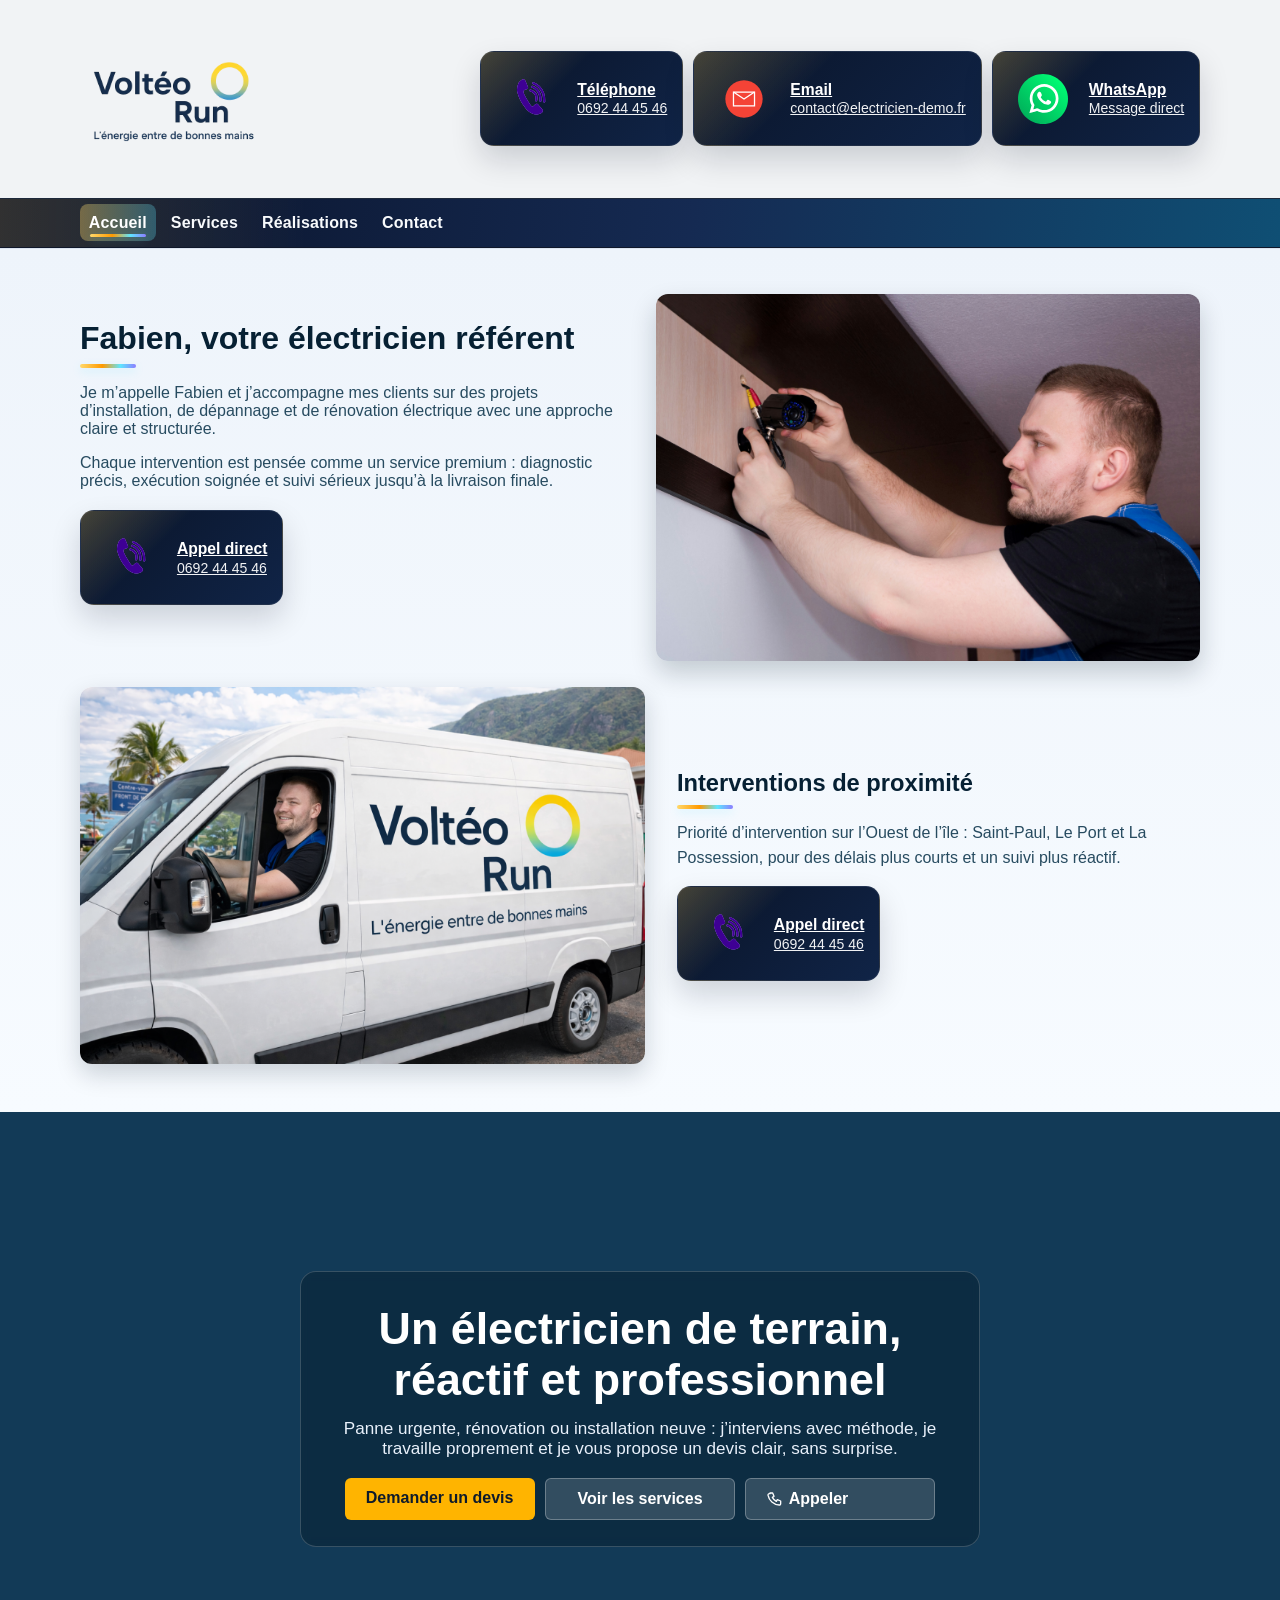
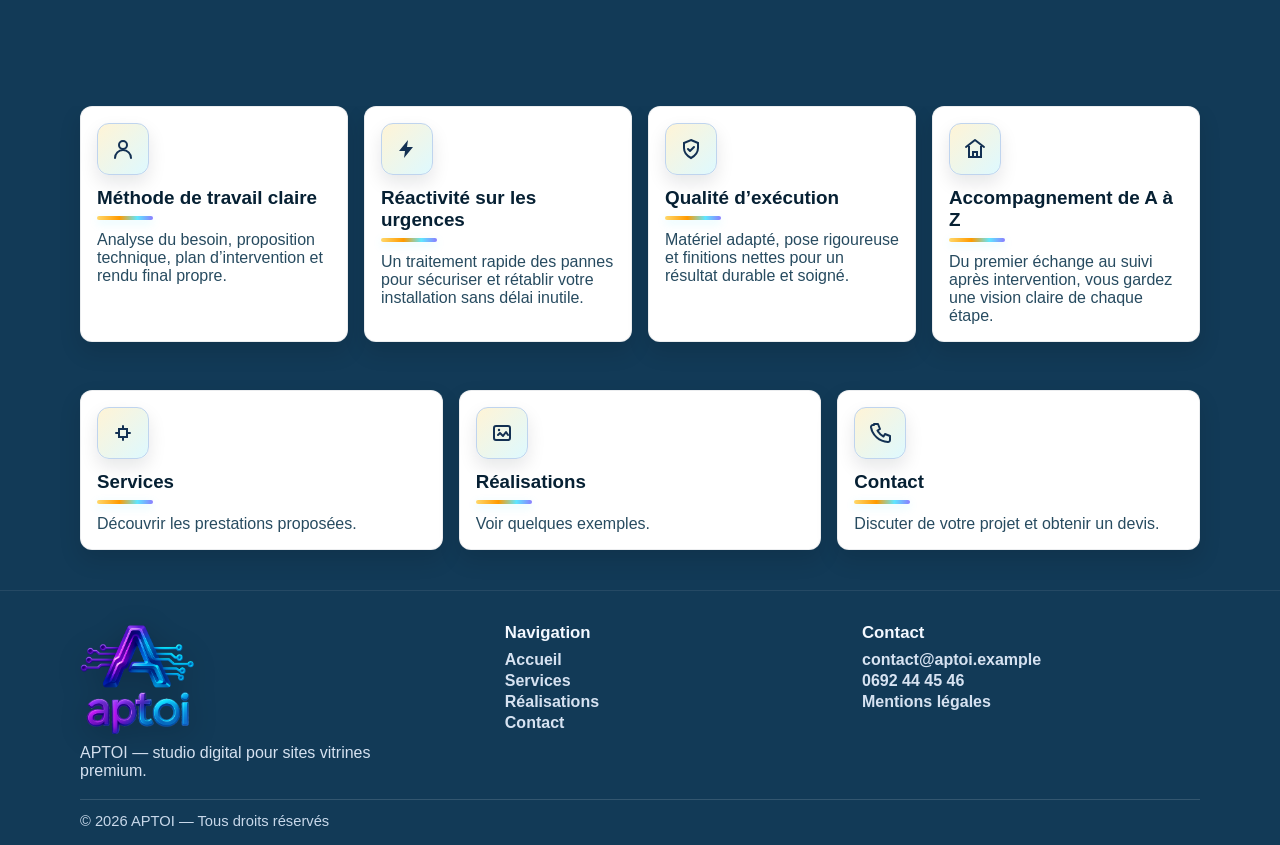
<file: index.html>
﻿<!DOCTYPE html>
<html lang="fr">
<head>
  <meta charset="UTF-8">
  <meta name="viewport" content="width=device-width, initial-scale=1.0">
  <title>Électricien Pro - Accueil</title>
  <link rel="stylesheet" href="style.css">
  <link rel="icon" href="images/volteeo-run-logo.png" type="image/png">
  <link rel="apple-touch-icon" href="images/volteeo-run-logo.png">
  <script src="assets/lottie.min.js" defer></script>
  <script defer src="script.js"></script>
  <meta name="description" content="Électricien Pro — installation, dépannage et domotique pour particuliers et professionnels. Devis rapide.">
</head>
<body class="home-page">

  <header class="site-header">
    <div class="container header-main">
      <a class="brand" href="index.html" aria-label="Accueil">
        <img src="images/logo.png" alt="Logo Électricien Pro">
      </a>
      <button id="navToggle" class="nav-toggle" aria-label="Ouvrir le menu" aria-expanded="false" aria-controls="navMenu">☰</button>
      <div class="header-info">
        <a class="info-cta" href="tel:0692444546" aria-label="Appeler">
          <span class="lottie-icon" data-lottie="assets/Contact number icon.json" aria-hidden="true"></span>
          <span><strong>Téléphone</strong><small>0692 44 45 46</small></span>
        </a>
        <a class="info-cta" href="mailto:contact@electricien-demo.fr" aria-label="Email">
          <span class="lottie-icon" data-lottie="assets/email icon.json" aria-hidden="true"></span>
          <span><strong>Email</strong><small>contact@electricien-demo.fr</small></span>
        </a>
        <a class="info-cta" href="https://wa.me/262692444546" target="_blank" rel="noopener" aria-label="WhatsApp">
          <span class="lottie-icon" data-lottie="assets/What's app icons.json" aria-hidden="true"></span>
          <span><strong>WhatsApp</strong><small>Message direct</small></span>
        </a>
      </div>
    </div>
    <div class="nav-strip">
      <div class="container">
        <nav id="navMenu" class="nav-menu" aria-label="Navigation principale">
          <a class="active" href="index.html">Accueil</a>
          <a href="services.html">Services</a>
          <a href="realisations.html">Réalisations</a>
          <a href="contact.html">Contact</a>
        </nav>
      </div>
    </div>
  </header>

<!-- Section Présentation Fabien -->
<section class="about-us">
  <div class="container about-grid">
    <div class="about-text">
      <h2>Fabien, votre électricien référent</h2>
      <p>Je m’appelle Fabien et j’accompagne mes clients sur des projets d’installation, de dépannage et de rénovation électrique avec une approche claire et structurée.</p>
      <p>Chaque intervention est pensée comme un service premium : diagnostic précis, exécution soignée et suivi sérieux jusqu’à la livraison finale.</p>
      <a class="info-cta about-call" href="tel:0692444546" aria-label="Appeler Fabien">
        <span class="lottie-icon" data-lottie="assets/Contact number icon.json" aria-hidden="true"></span>
        <span><strong>Appel direct</strong><small>0692 44 45 46</small></span>
      </a>
    </div>
    <div class="about-image">
      <img src="images/fabien.jpg" alt="Portrait de Fabien" loading="eager">
    </div>
  </div>
  <div class="container about-driving-row" role="group" aria-label="Zone d'intervention">
    <figure class="about-driving-shot">
      <img src="images/camionnette.png" alt="Fabien au volant de sa camionnette d'intervention" loading="lazy">
    </figure>
    <div class="about-driving-text">
      <h3>Interventions de proximité</h3>
      <p>Priorité d’intervention sur l’Ouest de l’île : Saint-Paul, Le Port et La Possession, pour des délais plus courts et un suivi plus réactif.</p>
      <a class="info-cta about-driving-call" href="tel:0692444546" aria-label="Appeler Fabien depuis la section interventions de proximité">
        <span class="lottie-icon" data-lottie="assets/Contact number icon.json" aria-hidden="true"></span>
        <span><strong>Appel direct</strong><small>0692 44 45 46</small></span>
      </a>
    </div>
  </div>
</section>

<!-- Section hero statique -->
<main class="hero-static">
  <div class="overlay"></div>
  <div class="hero-content">
    <h1>Un électricien de terrain, réactif et professionnel</h1>
    <p>Panne urgente, rénovation ou installation neuve : j’interviens avec méthode, je travaille proprement et je vous propose un devis clair, sans surprise.</p>
    <div class="hero-actions">
      <a href="contact.html" class="btn">Demander un devis</a>
      <a href="services.html" class="btn btn-secondary">Voir les services</a>
      <a href="tel:0692444546" class="btn btn-secondary btn-call" aria-label="Appeler">
        <svg class="btn-icon" viewBox="0 0 24 24" aria-hidden="true" focusable="false">
          <path d="M6 3h4l2 5-2.5 1.5a14 14 0 006 6L17 13l5 2v4a2 2 0 01-2.2 2A18 18 0 013 6.2 2 2 0 015 4h1z" fill="none" stroke="currentColor" stroke-width="2" stroke-linecap="round" stroke-linejoin="round"/>
        </svg>
        <span>Appeler</span>
      </a>
    </div>
  </div>
</main>

<section class="home-highlights">
  <div class="container highlights-grid">
    <article class="highlight-card">
      <span class="card-icon" aria-hidden="true">
        <svg viewBox="0 0 24 24" role="img" focusable="false"><path d="M12 12a4 4 0 100-8 4 4 0 000 8z" fill="none" stroke="currentColor" stroke-width="2"/><path d="M4 21a8 8 0 0116 0" fill="none" stroke="currentColor" stroke-width="2" stroke-linecap="round"/></svg>
      </span>
      <h2>Méthode de travail claire</h2>
      <p>Analyse du besoin, proposition technique, plan d’intervention et rendu final propre.</p>
    </article>

    <article class="highlight-card">
      <span class="card-icon" aria-hidden="true">
        <svg viewBox="0 0 24 24" role="img" focusable="false"><path d="M13 3L4 14h6l-1 7 9-11h-6l1-7z" fill="currentColor"/></svg>
      </span>
      <h2>Réactivité sur les urgences</h2>
      <p>Un traitement rapide des pannes pour sécuriser et rétablir votre installation sans délai inutile.</p>
    </article>

    <article class="highlight-card">
      <span class="card-icon" aria-hidden="true">
        <svg viewBox="0 0 24 24" role="img" focusable="false"><path d="M12 3l7 3v5c0 5-3.3 8-7 10-3.7-2-7-5-7-10V6l7-3z" fill="none" stroke="currentColor" stroke-width="2"/><path d="M9 12l2 2 4-4" stroke="currentColor" stroke-width="2" stroke-linecap="round" stroke-linejoin="round" fill="none"/></svg>
      </span>
      <h2>Qualité d’exécution</h2>
      <p>Matériel adapté, pose rigoureuse et finitions nettes pour un résultat durable et soigné.</p>
    </article>

    <article class="highlight-card">
      <span class="card-icon" aria-hidden="true">
        <svg viewBox="0 0 24 24" role="img" focusable="false"><path d="M3 10l9-7 9 7" stroke="currentColor" stroke-width="2" fill="none" stroke-linecap="round" stroke-linejoin="round"/><path d="M6 9v11h12V9" stroke="currentColor" stroke-width="2" fill="none"/><path d="M10 20v-5h4v5" stroke="currentColor" stroke-width="2" fill="none"/></svg>
      </span>
      <h2>Accompagnement de A à Z</h2>
      <p>Du premier échange au suivi après intervention, vous gardez une vision claire de chaque étape.</p>
    </article>
  </div>
</section>

<section class="home-links">
  <div class="container home-links-grid">
    <a class="home-link-card" href="services.html">
      <span class="card-icon" aria-hidden="true">
        <svg viewBox="0 0 24 24" role="img" focusable="false"><path d="M8 8h8v8H8z" fill="none" stroke="currentColor" stroke-width="2"/><path d="M12 8V5M19 12h-3M12 19v-3M5 12h3" stroke="currentColor" stroke-width="2" stroke-linecap="round"/></svg>
      </span>
      <h3>Services</h3>
      <p>Découvrir les prestations proposées.</p>
    </a>

    <a class="home-link-card" href="realisations.html">
      <span class="card-icon" aria-hidden="true">
        <svg viewBox="0 0 24 24" role="img" focusable="false"><rect x="4" y="5" width="16" height="14" rx="2" fill="none" stroke="currentColor" stroke-width="2"/><path d="M8 14l2-2 3 3 3-4 2 3" fill="none" stroke="currentColor" stroke-width="2" stroke-linecap="round" stroke-linejoin="round"/><circle cx="9" cy="9" r="1.2" fill="currentColor"/></svg>
      </span>
      <h3>Réalisations</h3>
      <p>Voir quelques exemples.</p>
    </a>

    <a class="home-link-card" href="contact.html">
      <span class="card-icon" aria-hidden="true">
        <svg viewBox="0 0 24 24" role="img" focusable="false"><path d="M6 3h4l2 5-2.5 1.5a14 14 0 006 6L17 13l5 2v4a2 2 0 01-2.2 2A18 18 0 013 6.2 2 2 0 015 4h1z" fill="none" stroke="currentColor" stroke-width="2" stroke-linecap="round" stroke-linejoin="round"/></svg>
      </span>
      <h3>Contact</h3>
      <p>Discuter de votre projet et obtenir un devis.</p>
    </a>
  </div>
</section>

  <footer class="site-footer" role="contentinfo">
    <div class="container footer-premium">
      <div class="footer-col footer-brand-col">
        <a href="https://aptoi.fr" target="_blank" rel="noopener" aria-label="Site APTOI">
          <img class="footer-aptoi-logo" src="images/aptoi-entier-transparent.png" alt="Logo APTOI" loading="lazy">
        </a>
        <p>APTOI — studio digital pour sites vitrines premium.</p>
      </div>
      <div class="footer-col">
        <h3>Navigation</h3>
        <p><a href="index.html">Accueil</a></p>
        <p><a href="services.html">Services</a></p>
        <p><a href="realisations.html">Réalisations</a></p>
        <p><a href="contact.html">Contact</a></p>
      </div>
      <div class="footer-col">
        <h3>Contact</h3>
        <p><a href="mailto:contact@aptoi.example">contact@aptoi.example</a></p>
        <p><a href="tel:0692444546">0692 44 45 46</a></p>
        <p><a href="mentions.html">Mentions légales</a></p>
      </div>
    </div>
    <div class="container footer-bottom">
      <p>© <span class="js-year"></span> APTOI — Tous droits réservés</p>
    </div>
  </footer>

</body>
</html>
</file>
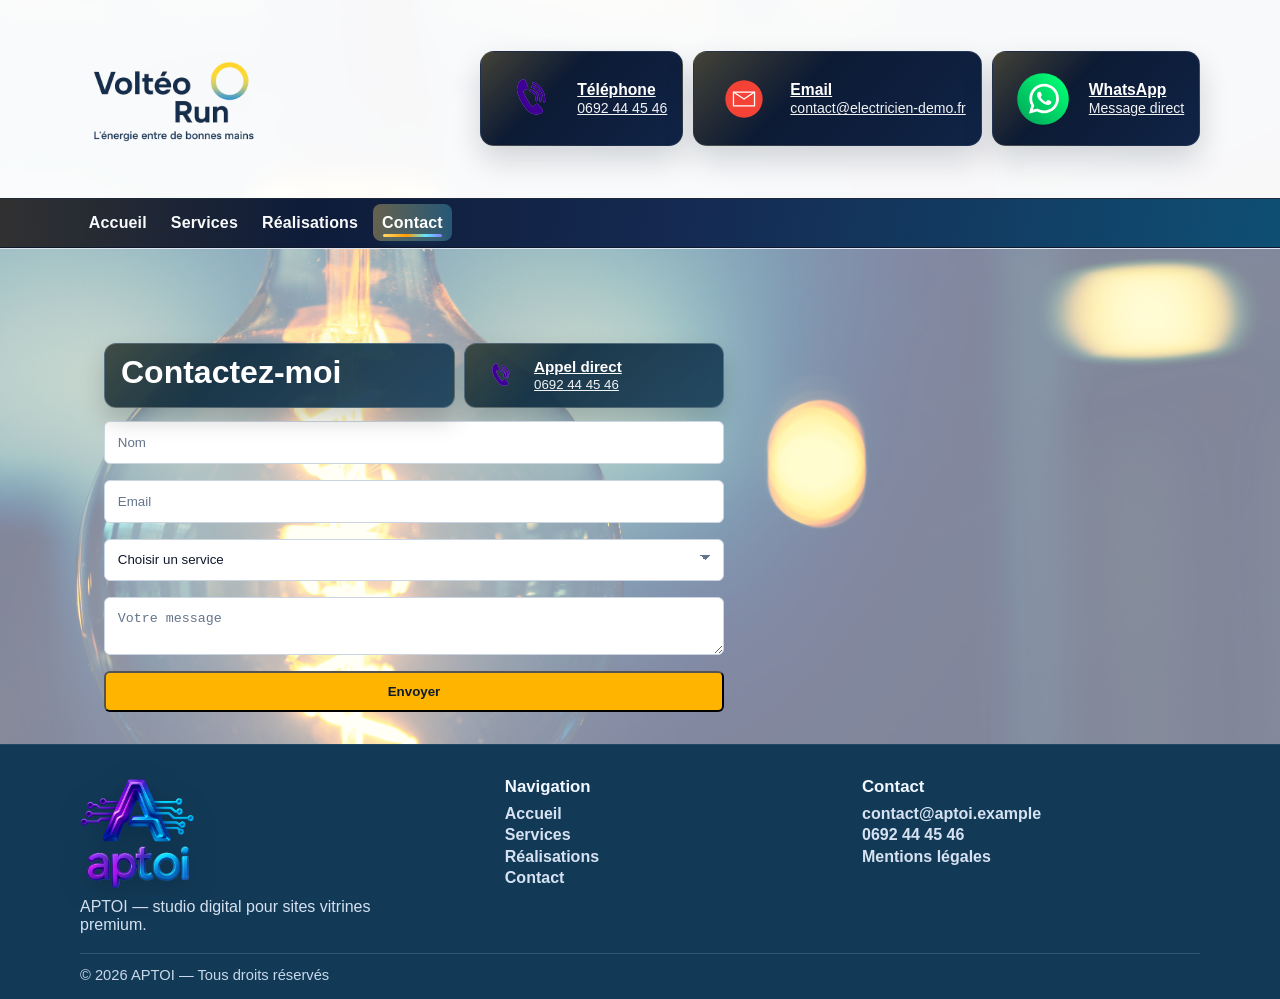
<file: contact.html>
﻿
<!DOCTYPE html>
<html lang="fr">
  <head>
  <meta charset="UTF-8">
  <meta name="viewport" content="width=device-width, initial-scale=1.0">
  <title>Contact - Électricien Pro</title>
  <link rel="stylesheet" href="style.css">
  <link rel="icon" href="images/volteeo-run-logo.png" type="image/png">
  <link rel="apple-touch-icon" href="images/volteeo-run-logo.png">
  <script src="assets/lottie.min.js" defer></script>
  <script defer src="script.js"></script>
  <meta name="description" content="Contactez Électricien Pro pour un devis ou une intervention.">
</head>
<body class="contact-page">

  <header class="site-header">
    <div class="container header-main">
      <a class="brand" href="index.html" aria-label="Accueil">
        <img src="images/logo.png" alt="Logo Électricien Pro">
      </a>
      <button id="navToggle" class="nav-toggle" aria-label="Ouvrir le menu" aria-expanded="false" aria-controls="navMenu">☰</button>
      <div class="header-info">
        <a class="info-cta" href="tel:0692444546" aria-label="Appeler">
          <span class="lottie-icon" data-lottie="assets/Contact number icon.json" aria-hidden="true"></span>
          <span><strong>Téléphone</strong><small>0692 44 45 46</small></span>
        </a>
        <a class="info-cta" href="mailto:contact@electricien-demo.fr" aria-label="Email">
          <span class="lottie-icon" data-lottie="assets/email icon.json" aria-hidden="true"></span>
          <span><strong>Email</strong><small>contact@electricien-demo.fr</small></span>
        </a>
        <a class="info-cta" href="https://wa.me/262692444546" target="_blank" rel="noopener" aria-label="WhatsApp">
          <span class="lottie-icon" data-lottie="assets/What's app icons.json" aria-hidden="true"></span>
          <span><strong>WhatsApp</strong><small>Message direct</small></span>
        </a>
      </div>
    </div>
    <div class="nav-strip">
      <div class="container">
        <nav id="navMenu" class="nav-menu" aria-label="Navigation principale">
          <a href="index.html">Accueil</a>
          <a href="services.html">Services</a>
          <a href="realisations.html">Réalisations</a>
          <a class="active" href="contact.html">Contact</a>
        </nav>
      </div>
    </div>
  </header>

  <main class="content">
    <div class="contact-head-actions">
      <h1>Contactez-moi</h1>
      <a class="info-cta contact-call" href="tel:0692444546" aria-label="Appelez-moi au 0692 44 45 46">
        <span class="lottie-icon contact-call-icon" data-lottie="assets/Contact number icon.json" aria-hidden="true"></span>
        <span><strong>Appel direct</strong><small>0692 44 45 46</small></span>
      </a>
    </div>
    <form class="contact-form">
      <input type="text" placeholder="Nom" required>
      <input type="email" placeholder="Email" required>
      <select required aria-label="Service souhaité">
        <option value="" selected disabled>Choisir un service</option>
        <option value="depannage">Dépannage électrique</option>
        <option value="installation">Installation électrique</option>
        <option value="tableau">Tableau électrique</option>
        <option value="normes">Mise aux normes</option>
        <option value="prises-eclairage">Prises et éclairage</option>
        <option value="renovation">Rénovation électrique</option>
      </select>
      <textarea placeholder="Votre message" required></textarea>
      <button type="submit" class="btn">Envoyer</button>
    </form>
  </main>

  <footer class="site-footer" role="contentinfo">
    <div class="container footer-premium">
      <div class="footer-col footer-brand-col">
        <a href="https://aptoi.fr" target="_blank" rel="noopener" aria-label="Site APTOI">
          <img class="footer-aptoi-logo" src="images/aptoi-entier-transparent.png" alt="Logo APTOI" loading="lazy">
        </a>
        <p>APTOI — studio digital pour sites vitrines premium.</p>
      </div>
      <div class="footer-col">
        <h3>Navigation</h3>
        <p><a href="index.html">Accueil</a></p>
        <p><a href="services.html">Services</a></p>
        <p><a href="realisations.html">Réalisations</a></p>
        <p><a href="contact.html">Contact</a></p>
      </div>
      <div class="footer-col">
        <h3>Contact</h3>
        <p><a href="mailto:contact@aptoi.example">contact@aptoi.example</a></p>
        <p><a href="tel:0692444546">0692 44 45 46</a></p>
        <p><a href="mentions.html">Mentions légales</a></p>
      </div>
    </div>
    <div class="container footer-bottom">
      <p>© <span class="js-year"></span> APTOI — Tous droits réservés</p>
    </div>
  </footer>

</body>
</html>
</file>
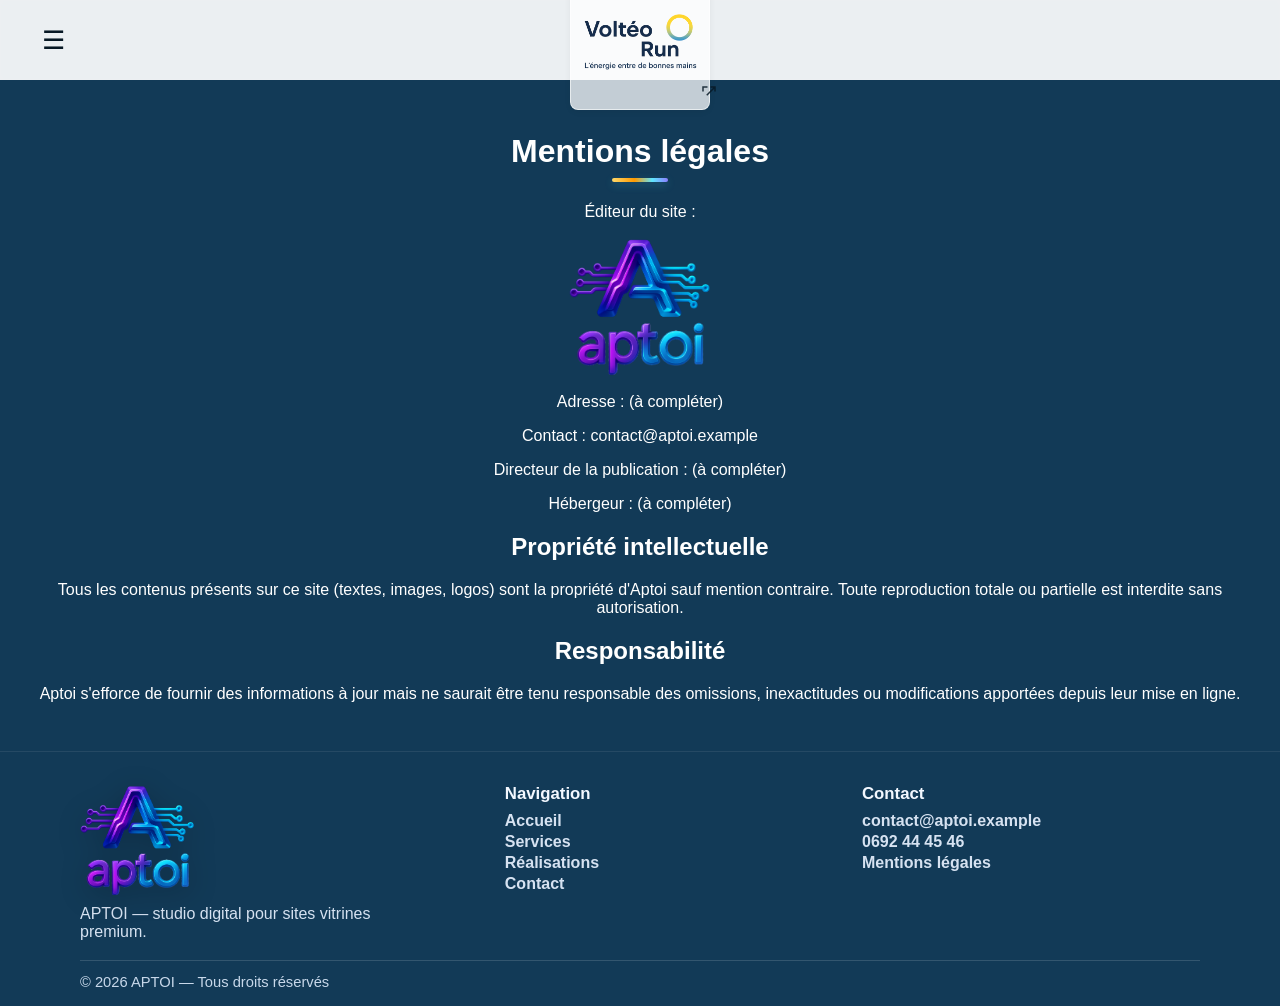
<file: mentions.html>
﻿<!DOCTYPE html>
<html lang="fr">
  <head>
    <meta charset="UTF-8">
    <meta name="viewport" content="width=device-width, initial-scale=1.0">
    <title>Mentions légales - Aptoi</title>
    <link rel="stylesheet" href="style.css">
    <link rel="icon" href="images/volteeo-run-logo.png" type="image/png">
    <script defer src="script.js"></script>
  </head>
  <body>

    <header>
      <div class="menu-toggle" id="menu-toggle" role="button" aria-controls="menu" aria-expanded="false" aria-label="Ouvrir le menu">☰</div>
      <a href="index.html" class="logo" aria-label="Accueil (ouvre dans un nouvel onglet)" target="_blank" rel="noopener noreferrer">
        <img src="images/volteeo-run-logo.png" alt="Voltéo" class="logo-img">
        <span class="icon-external" data-tooltip="Ouvre dans un nouvel onglet" aria-hidden="true">
          <svg viewBox="0 0 24 24" xmlns="http://www.w3.org/2000/svg" aria-hidden="true" focusable="false">
            <path d="M14 3h7v7h-2V6.41l-9.29 9.3-1.42-1.42 9.3-9.29H14V3z"/>
            <path d="M5 5h5V3H3v7h2V5z"/>
          </svg>
        </span>
      </a>
      <nav id="menu" role="navigation" aria-hidden="true" tabindex="-1">
        <button id="menu-close" class="menu-close" aria-label="Fermer le menu">✕</button>
        <a href="index.html">Accueil</a>
        <a href="services.html">Services</a>
        <a href="realisations.html">Réalisations</a>
        <a href="contact.html">Contact</a>
      </nav>
    </header>

    <div id="menu-overlay" class="menu-overlay" hidden aria-hidden="true"></div>

    <main class="content">
      <h1>Mentions légales</h1>
      <p>Éditeur du site :</p>
      <div class="aptoi-logo-wrap">
        <a href="https://www.aptoi.fr" class="logo-aptoi-link" target="_blank" rel="noopener noreferrer" aria-label="Site Aptoi (ouvre dans un nouvel onglet)">
          <img src="images/aptoi-entier-transparent.png" alt="Logo Aptoi" class="logo-aptoi">
        </a>
      </div>
      <p>Adresse : (à compléter)</p>
      <p>Contact : contact@aptoi.example</p>
      <p>Directeur de la publication : (à compléter)</p>
      <p>Hébergeur : (à compléter)</p>
      <h2>Propriété intellectuelle</h2>
      <p>Tous les contenus présents sur ce site (textes, images, logos) sont la propriété d'Aptoi sauf mention contraire. Toute reproduction totale ou partielle est interdite sans autorisation.</p>
      <h2>Responsabilité</h2>
      <p>Aptoi s'efforce de fournir des informations à jour mais ne saurait être tenu responsable des omissions, inexactitudes ou modifications apportées depuis leur mise en ligne.</p>
    </main>

    <footer class="site-footer" role="contentinfo">
      <div class="container footer-premium">
        <div class="footer-col footer-brand-col">
          <a href="https://aptoi.fr" target="_blank" rel="noopener" aria-label="Site APTOI">
            <img class="footer-aptoi-logo" src="images/aptoi-entier-transparent.png" alt="Logo APTOI" loading="lazy">
          </a>
          <p>APTOI — studio digital pour sites vitrines premium.</p>
        </div>
        <div class="footer-col">
          <h3>Navigation</h3>
          <p><a href="index.html">Accueil</a></p>
          <p><a href="services.html">Services</a></p>
          <p><a href="realisations.html">Réalisations</a></p>
          <p><a href="contact.html">Contact</a></p>
        </div>
        <div class="footer-col">
          <h3>Contact</h3>
          <p><a href="mailto:contact@aptoi.example">contact@aptoi.example</a></p>
          <p><a href="tel:0692444546">0692 44 45 46</a></p>
          <p><a href="mentions.html">Mentions légales</a></p>
        </div>
      </div>
      <div class="container footer-bottom">
        <p>© <span class="js-year"></span> APTOI — Tous droits réservés</p>
      </div>
    </footer>

  </body>
</html>
</file>
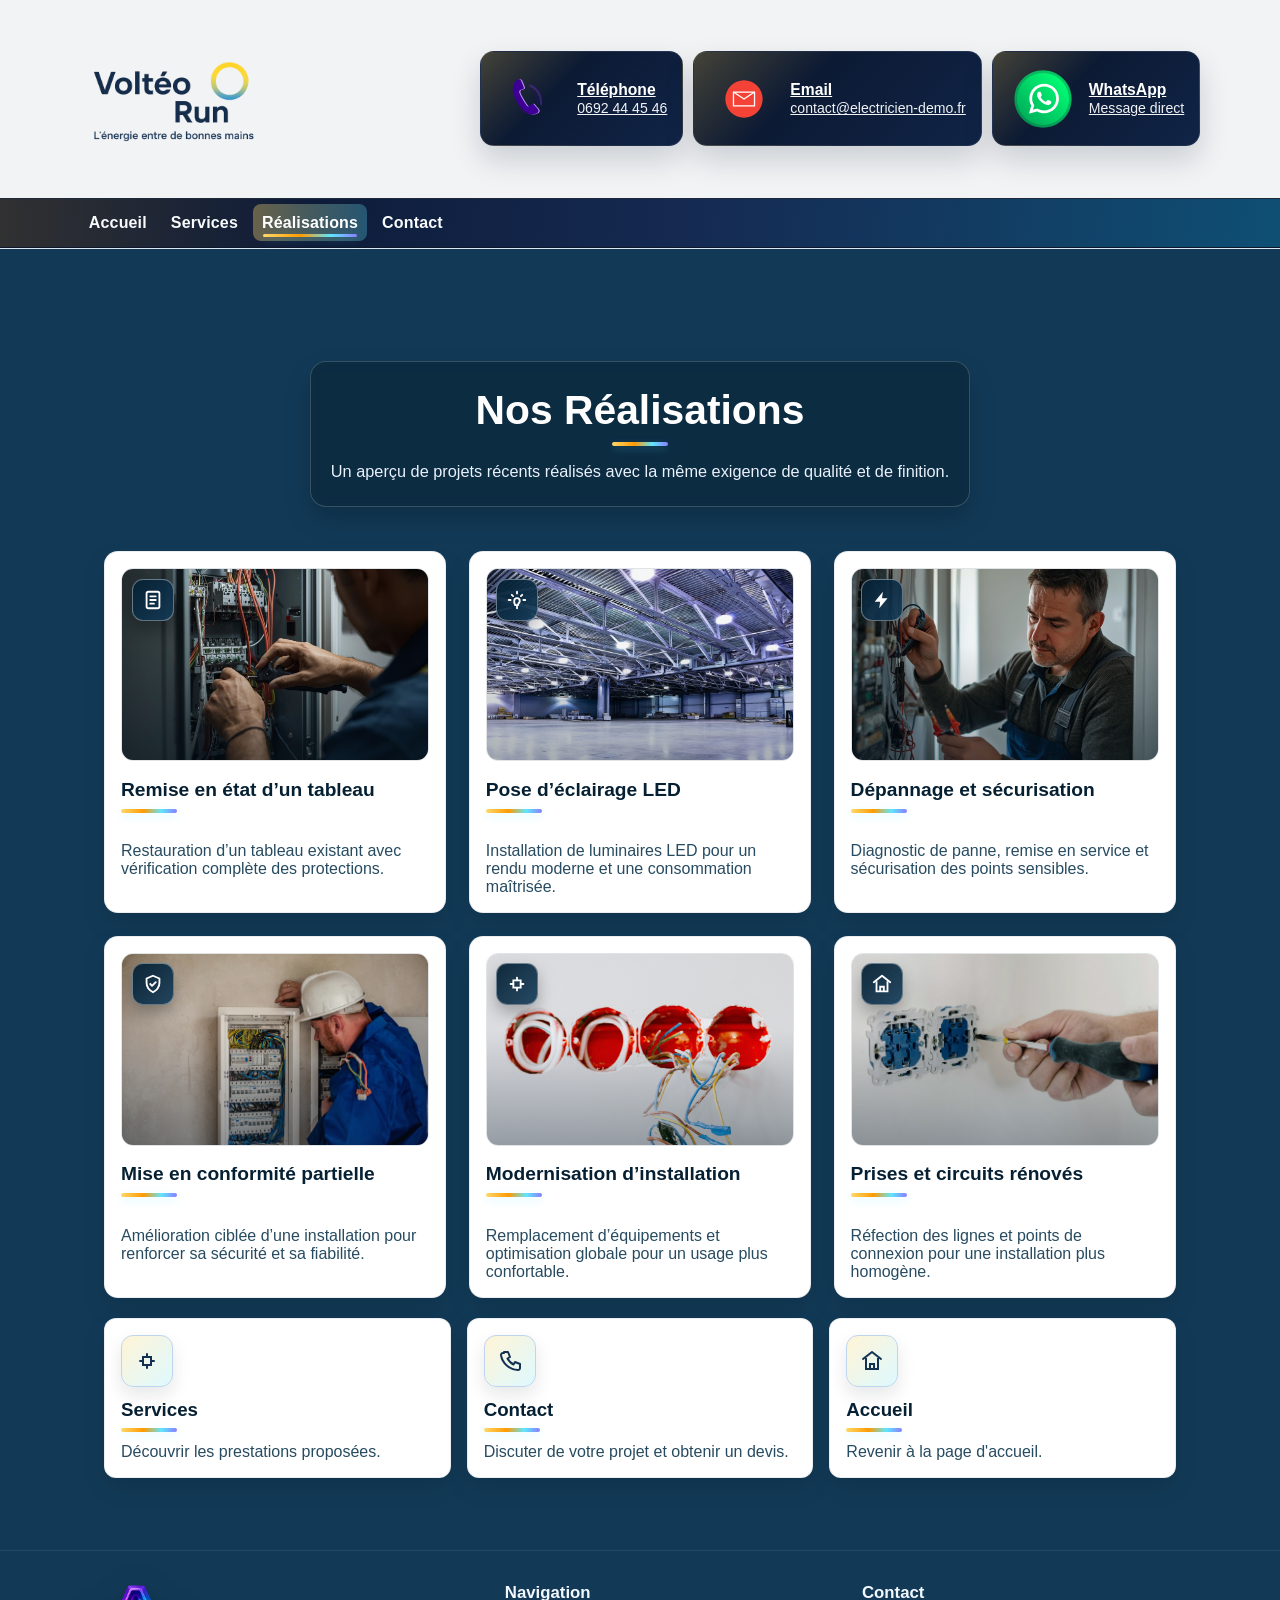
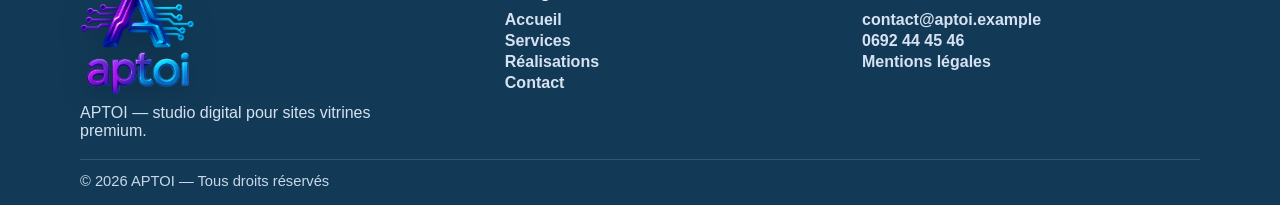
<file: realisations.html>
﻿
<!DOCTYPE html>
<html lang="fr">
  <head>
  <meta charset="UTF-8">
  <meta name="viewport" content="width=device-width, initial-scale=1.0">
  <title>Réalisations - Électricien Pro</title>
  <link rel="stylesheet" href="style.css">
  <link rel="icon" href="images/volteeo-run-logo.png" type="image/png">
  <link rel="apple-touch-icon" href="images/volteeo-run-logo.png">
  <script src="assets/lottie.min.js" defer></script>
  <script defer src="script.js"></script>
  <meta name="description" content="Galerie de réalisations — installations et projets par Électricien Pro.">
</head>
<body>

  <header class="site-header">
    <div class="container header-main">
      <a class="brand" href="index.html" aria-label="Accueil">
        <img src="images/logo.png" alt="Logo Électricien Pro">
      </a>
      <button id="navToggle" class="nav-toggle" aria-label="Ouvrir le menu" aria-expanded="false" aria-controls="navMenu">☰</button>
      <div class="header-info">
        <a class="info-cta" href="tel:0692444546" aria-label="Appeler">
          <span class="lottie-icon" data-lottie="assets/Contact number icon.json" aria-hidden="true"></span>
          <span><strong>Téléphone</strong><small>0692 44 45 46</small></span>
        </a>
        <a class="info-cta" href="mailto:contact@electricien-demo.fr" aria-label="Email">
          <span class="lottie-icon" data-lottie="assets/email icon.json" aria-hidden="true"></span>
          <span><strong>Email</strong><small>contact@electricien-demo.fr</small></span>
        </a>
        <a class="info-cta" href="https://wa.me/262692444546" target="_blank" rel="noopener" aria-label="WhatsApp">
          <span class="lottie-icon" data-lottie="assets/What's app icons.json" aria-hidden="true"></span>
          <span><strong>WhatsApp</strong><small>Message direct</small></span>
        </a>
      </div>
    </div>
    <div class="nav-strip">
      <div class="container">
        <nav id="navMenu" class="nav-menu" aria-label="Navigation principale">
          <a href="index.html">Accueil</a>
          <a href="services.html">Services</a>
          <a class="active" href="realisations.html">Réalisations</a>
          <a href="contact.html">Contact</a>
        </nav>
      </div>
    </div>
  </header>

  <main class="content page-content">
    <section class="page-head page-head-premium">
      <h1>Nos Réalisations</h1>
      <p>Un aperçu de projets récents réalisés avec la même exigence de qualité et de finition.</p>
    </section>

    <section class="page-cards">
      <div class="services-grid services-premium">
      <article class="service-card">
        <figure class="service-media">
          <img src="images/remise-en-etat-dun-tableau.jpg" alt="Remise en état d'un tableau électrique" loading="lazy">
          <span class="service-icon" aria-hidden="true">
            <svg viewBox="0 0 24 24" role="img" focusable="false"><rect x="5" y="3" width="14" height="18" rx="2" fill="none" stroke="currentColor" stroke-width="2"/><path d="M9 8h6M9 12h6M9 16h4" stroke="currentColor" stroke-width="2" stroke-linecap="round"/></svg>
          </span>
        </figure>
        <h2>Remise en état d’un tableau</h2>
        <p>Restauration d’un tableau existant avec vérification complète des protections.</p>
      </article>

      <article class="service-card">
        <figure class="service-media">
          <img src="images/pose-declairage-led.jpg" alt="Pose d'éclairage LED" loading="lazy">
          <span class="service-icon" aria-hidden="true">
            <svg viewBox="0 0 24 24" role="img" focusable="false"><path d="M12 3v2M6.34 6.34l1.41 1.41M3 12h2M19 12h2M16.24 7.75l1.41-1.41M12 21v-2" stroke="currentColor" stroke-width="2" stroke-linecap="round"/><path d="M9 13a3 3 0 116 0c0 1.5-.8 2.1-1.4 2.9-.4.5-.6 1-.6 1.6H10c0-.6-.2-1.1-.6-1.6C8.8 15.1 9 14.5 9 13z" fill="none" stroke="currentColor" stroke-width="2"/></svg>
          </span>
        </figure>
        <h2>Pose d’éclairage LED</h2>
        <p>Installation de luminaires LED pour un rendu moderne et une consommation maîtrisée.</p>
      </article>

      <article class="service-card">
        <figure class="service-media">
          <img src="images/depannage-et-securisation.jpg" alt="Dépannage et sécurisation" loading="lazy">
          <span class="service-icon" aria-hidden="true">
            <svg viewBox="0 0 24 24" role="img" focusable="false"><path d="M13 3L4 14h6l-1 7 9-11h-6l1-7z" fill="currentColor"/></svg>
          </span>
        </figure>
        <h2>Dépannage et sécurisation</h2>
        <p>Diagnostic de panne, remise en service et sécurisation des points sensibles.</p>
      </article>

      <article class="service-card">
        <figure class="service-media">
          <img src="images/mise-en-conformite-partielle.jpg" alt="Mise en conformité partielle" loading="lazy">
          <span class="service-icon" aria-hidden="true">
            <svg viewBox="0 0 24 24" role="img" focusable="false"><path d="M12 3l7 3v5c0 5-3.3 8-7 10-3.7-2-7-5-7-10V6l7-3z" fill="none" stroke="currentColor" stroke-width="2"/><path d="M9 12l2 2 4-4" stroke="currentColor" stroke-width="2" stroke-linecap="round" stroke-linejoin="round" fill="none"/></svg>
          </span>
        </figure>
        <h2>Mise en conformité partielle</h2>
        <p>Amélioration ciblée d’une installation pour renforcer sa sécurité et sa fiabilité.</p>
      </article>

      <article class="service-card">
        <figure class="service-media">
          <img src="images/modernisation-des-installations.jpg" alt="Modernisation des installations" loading="lazy">
          <span class="service-icon" aria-hidden="true">
            <svg viewBox="0 0 24 24" role="img" focusable="false"><path d="M8 8h8v8H8z" fill="none" stroke="currentColor" stroke-width="2"/><path d="M12 8V5M19 12h-3M12 19v-3M5 12h3" stroke="currentColor" stroke-width="2" stroke-linecap="round"/></svg>
          </span>
        </figure>
        <h2>Modernisation d’installation</h2>
        <p>Remplacement d’équipements et optimisation globale pour un usage plus confortable.</p>
      </article>

      <article class="service-card">
        <figure class="service-media">
          <img src="images/prises-et-circuits-renoves.jpg" alt="Prises et circuits rénovés" loading="lazy">
          <span class="service-icon" aria-hidden="true">
            <svg viewBox="0 0 24 24" role="img" focusable="false"><path d="M3 10l9-7 9 7" stroke="currentColor" stroke-width="2" fill="none" stroke-linecap="round" stroke-linejoin="round"/><path d="M6 9v11h12V9" stroke="currentColor" stroke-width="2" fill="none"/><path d="M10 20v-5h4v5" stroke="currentColor" stroke-width="2" fill="none"/></svg>
          </span>
        </figure>
        <h2>Prises et circuits rénovés</h2>
        <p>Réfection des lignes et points de connexion pour une installation plus homogène.</p>
      </article>
      </div>
    </section>

    <section class="home-links">
      <div class="home-links-grid">
        <a class="home-link-card" href="services.html">
          <span class="card-icon" aria-hidden="true">
            <svg viewBox="0 0 24 24" role="img" focusable="false"><path d="M8 8h8v8H8z" fill="none" stroke="currentColor" stroke-width="2"/><path d="M12 8V5M19 12h-3M12 19v-3M5 12h3" stroke="currentColor" stroke-width="2" stroke-linecap="round"/></svg>
          </span>
          <h3>Services</h3>
          <p>Découvrir les prestations proposées.</p>
        </a>
        <a class="home-link-card" href="contact.html">
          <span class="card-icon" aria-hidden="true">
            <svg viewBox="0 0 24 24" role="img" focusable="false"><path d="M6 3h4l2 5-2.5 1.5a14 14 0 006 6L17 13l5 2v4a2 2 0 01-2.2 2A18 18 0 013 6.2 2 2 0 015 4h1z" fill="none" stroke="currentColor" stroke-width="2" stroke-linecap="round" stroke-linejoin="round"/></svg>
          </span>
          <h3>Contact</h3>
          <p>Discuter de votre projet et obtenir un devis.</p>
        </a>
        <a class="home-link-card" href="index.html">
          <span class="card-icon" aria-hidden="true">
            <svg viewBox="0 0 24 24" role="img" focusable="false"><path d="M3 10l9-7 9 7" stroke="currentColor" stroke-width="2" fill="none" stroke-linecap="round" stroke-linejoin="round"/><path d="M6 9v11h12V9" stroke="currentColor" stroke-width="2" fill="none"/><path d="M10 20v-5h4v5" stroke="currentColor" stroke-width="2" fill="none"/></svg>
          </span>
          <h3>Accueil</h3>
          <p>Revenir à la page d'accueil.</p>
        </a>
      </div>
    </section>
  </main>

  <footer class="site-footer" role="contentinfo">
    <div class="container footer-premium">
      <div class="footer-col footer-brand-col">
        <a href="https://aptoi.fr" target="_blank" rel="noopener" aria-label="Site APTOI">
          <img class="footer-aptoi-logo" src="images/aptoi-entier-transparent.png" alt="Logo APTOI" loading="lazy">
        </a>
        <p>APTOI — studio digital pour sites vitrines premium.</p>
      </div>
      <div class="footer-col">
        <h3>Navigation</h3>
        <p><a href="index.html">Accueil</a></p>
        <p><a href="services.html">Services</a></p>
        <p><a href="realisations.html">Réalisations</a></p>
        <p><a href="contact.html">Contact</a></p>
      </div>
      <div class="footer-col">
        <h3>Contact</h3>
        <p><a href="mailto:contact@aptoi.example">contact@aptoi.example</a></p>
        <p><a href="tel:0692444546">0692 44 45 46</a></p>
        <p><a href="mentions.html">Mentions légales</a></p>
      </div>
    </div>
    <div class="container footer-bottom">
      <p>© <span class="js-year"></span> APTOI — Tous droits réservés</p>
    </div>
  </footer>

</body>
</html>
</file>
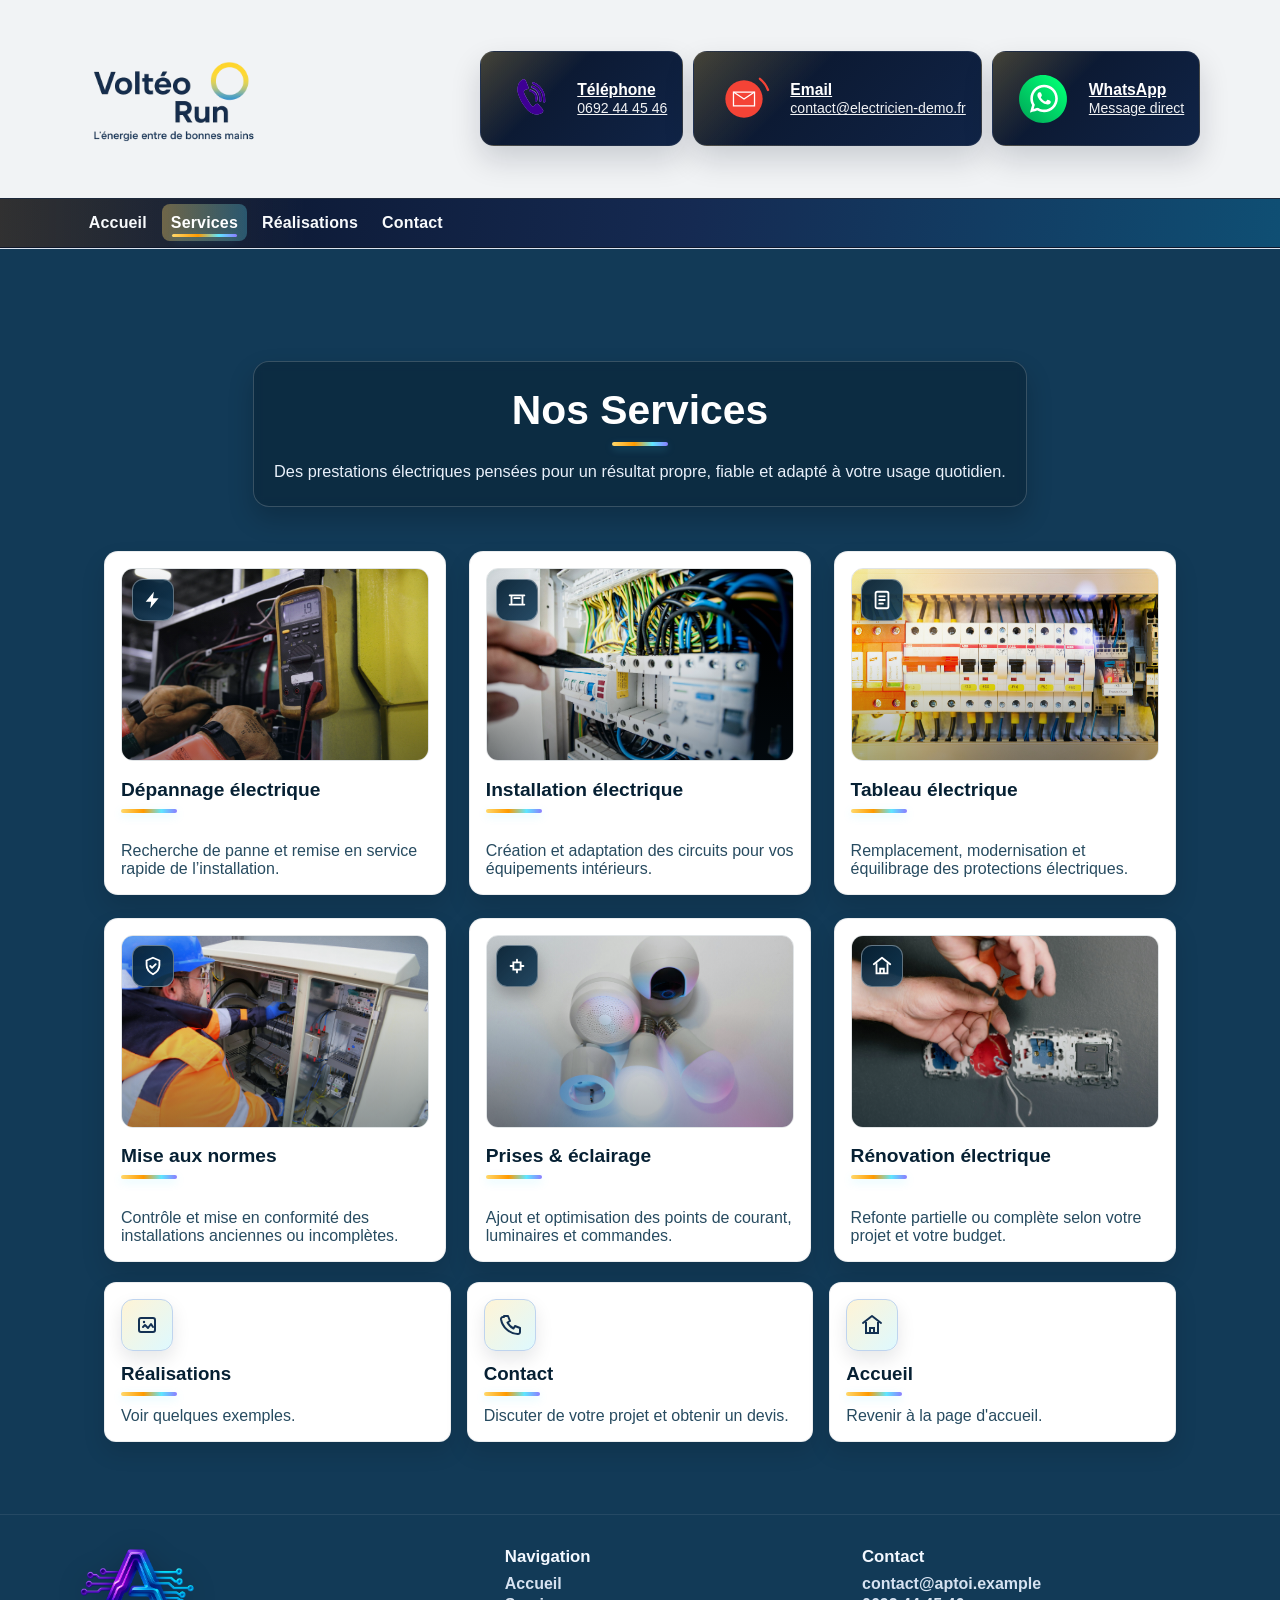
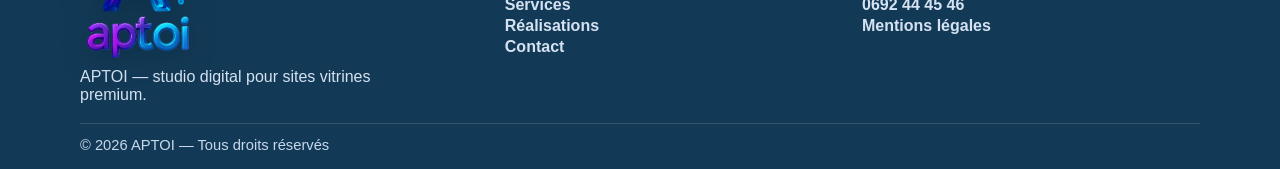
<file: services.html>
﻿<!DOCTYPE html>
<html lang="fr">
<head>
  <meta charset="UTF-8">
  <meta name="viewport" content="width=device-width, initial-scale=1.0">
  <title>Nos Services - Électricien Pro</title>
  <link rel="stylesheet" href="style.css">
  <link rel="icon" href="images/volteeo-run-logo.png" type="image/png">
  <link rel="apple-touch-icon" href="images/volteeo-run-logo.png">
  <script src="assets/lottie.min.js" defer></script>
  <script defer src="script.js"></script>
  <meta name="description" content="Services d'installation, dépannage et domotique par Électricien Pro.">
</head>
<body>

<header class="site-header">
  <div class="container header-main">
    <a class="brand" href="index.html" aria-label="Accueil">
      <img src="images/logo.png" alt="Logo Électricien Pro">
    </a>
    <button id="navToggle" class="nav-toggle" aria-label="Ouvrir le menu" aria-expanded="false" aria-controls="navMenu">☰</button>
    <div class="header-info">
      <a class="info-cta" href="tel:0692444546" aria-label="Appeler">
        <span class="lottie-icon" data-lottie="assets/Contact number icon.json" aria-hidden="true"></span>
        <span><strong>Téléphone</strong><small>0692 44 45 46</small></span>
      </a>
      <a class="info-cta" href="mailto:contact@electricien-demo.fr" aria-label="Email">
        <span class="lottie-icon" data-lottie="assets/email icon.json" aria-hidden="true"></span>
        <span><strong>Email</strong><small>contact@electricien-demo.fr</small></span>
      </a>
      <a class="info-cta" href="https://wa.me/262692444546" target="_blank" rel="noopener" aria-label="WhatsApp">
        <span class="lottie-icon" data-lottie="assets/What's app icons.json" aria-hidden="true"></span>
        <span><strong>WhatsApp</strong><small>Message direct</small></span>
      </a>
    </div>
  </div>
  <div class="nav-strip">
    <div class="container">
      <nav id="navMenu" class="nav-menu" aria-label="Navigation principale">
        <a href="index.html">Accueil</a>
        <a class="active" href="services.html">Services</a>
        <a href="realisations.html">Réalisations</a>
        <a href="contact.html">Contact</a>
      </nav>
    </div>
  </div>
</header>

<main class="content page-content">
  <section class="page-head page-head-premium">
    <h1>Nos Services</h1>
    <p>Des prestations électriques pensées pour un résultat propre, fiable et adapté à votre usage quotidien.</p>
  </section>

  <section class="page-cards">
    <div class="services-grid services-premium">
    <article class="service-card">
      <figure class="service-media">
        <img src="images/depannage.jpg" alt="Intervention de dépannage électrique" loading="lazy">
        <span class="service-icon" aria-hidden="true">
          <svg viewBox="0 0 24 24" role="img" focusable="false"><path d="M13 3L4 14h6l-1 7 9-11h-6l1-7z" fill="currentColor"/></svg>
        </span>
      </figure>
      <h2>Dépannage électrique</h2>
      <p>Recherche de panne et remise en service rapide de l’installation.</p>
    </article>

    <article class="service-card">
      <figure class="service-media">
        <img src="images/installation.jpg" alt="Travaux d'installation électrique" loading="lazy">
        <span class="service-icon" aria-hidden="true">
          <svg viewBox="0 0 24 24" role="img" focusable="false"><path d="M4 7h16M6 7v10m12-10v10M4 17h16M9 10h6" stroke="currentColor" stroke-width="2" stroke-linecap="round" stroke-linejoin="round" fill="none"/></svg>
        </span>
      </figure>
      <h2>Installation électrique</h2>
      <p>Création et adaptation des circuits pour vos équipements intérieurs.</p>
    </article>

    <article class="service-card">
      <figure class="service-media">
        <img src="images/tableau.jpg" alt="Mise à niveau d'un tableau électrique" loading="lazy">
        <span class="service-icon" aria-hidden="true">
          <svg viewBox="0 0 24 24" role="img" focusable="false"><rect x="5" y="3" width="14" height="18" rx="2" fill="none" stroke="currentColor" stroke-width="2"/><path d="M9 8h6M9 12h6M9 16h4" stroke="currentColor" stroke-width="2" stroke-linecap="round"/></svg>
        </span>
      </figure>
      <h2>Tableau électrique</h2>
      <p>Remplacement, modernisation et équilibrage des protections électriques.</p>
    </article>

    <article class="service-card">
      <figure class="service-media">
        <img src="images/mise-aux-normes.jpg" alt="Mise aux normes d'une installation" loading="lazy">
        <span class="service-icon" aria-hidden="true">
          <svg viewBox="0 0 24 24" role="img" focusable="false"><path d="M12 3l7 3v5c0 5-3.3 8-7 10-3.7-2-7-5-7-10V6l7-3z" fill="none" stroke="currentColor" stroke-width="2"/><path d="M9 12l2 2 4-4" stroke="currentColor" stroke-width="2" stroke-linecap="round" stroke-linejoin="round" fill="none"/></svg>
        </span>
      </figure>
      <h2>Mise aux normes</h2>
      <p>Contrôle et mise en conformité des installations anciennes ou incomplètes.</p>
    </article>

    <article class="service-card">
      <figure class="service-media">
        <img src="images/prise-et-eclairage.jpg" alt="Pose de prises et d'éclairage" loading="lazy">
        <span class="service-icon" aria-hidden="true">
          <svg viewBox="0 0 24 24" role="img" focusable="false"><path d="M8 8h8v8H8z" fill="none" stroke="currentColor" stroke-width="2"/><path d="M12 8V5M19 12h-3M12 19v-3M5 12h3" stroke="currentColor" stroke-width="2" stroke-linecap="round"/></svg>
        </span>
      </figure>
      <h2>Prises & éclairage</h2>
      <p>Ajout et optimisation des points de courant, luminaires et commandes.</p>
    </article>

    <article class="service-card">
      <figure class="service-media">
        <img src="images/renovation-electrique.jpg" alt="Rénovation électrique intérieure" loading="lazy">
        <span class="service-icon" aria-hidden="true">
          <svg viewBox="0 0 24 24" role="img" focusable="false"><path d="M3 10l9-7 9 7" stroke="currentColor" stroke-width="2" fill="none" stroke-linecap="round" stroke-linejoin="round"/><path d="M6 9v11h12V9" stroke="currentColor" stroke-width="2" fill="none"/><path d="M10 20v-5h4v5" stroke="currentColor" stroke-width="2" fill="none"/></svg>
        </span>
      </figure>
      <h2>Rénovation électrique</h2>
      <p>Refonte partielle ou complète selon votre projet et votre budget.</p>
    </article>
    </div>
  </section>

  <section class="home-links">
    <div class="home-links-grid">
      <a class="home-link-card" href="realisations.html">
          <span class="card-icon" aria-hidden="true">
            <svg viewBox="0 0 24 24" role="img" focusable="false"><rect x="4" y="5" width="16" height="14" rx="2" fill="none" stroke="currentColor" stroke-width="2"/><path d="M8 14l2-2 3 3 3-4 2 3" fill="none" stroke="currentColor" stroke-width="2" stroke-linecap="round" stroke-linejoin="round"/><circle cx="9" cy="9" r="1.2" fill="currentColor"/></svg>
          </span>
        <h3>Réalisations</h3>
        <p>Voir quelques exemples.</p>
      </a>
      <a class="home-link-card" href="contact.html">
          <span class="card-icon" aria-hidden="true">
            <svg viewBox="0 0 24 24" role="img" focusable="false"><path d="M6 3h4l2 5-2.5 1.5a14 14 0 006 6L17 13l5 2v4a2 2 0 01-2.2 2A18 18 0 013 6.2 2 2 0 015 4h1z" fill="none" stroke="currentColor" stroke-width="2" stroke-linecap="round" stroke-linejoin="round"/></svg>
          </span>
        <h3>Contact</h3>
        <p>Discuter de votre projet et obtenir un devis.</p>
      </a>
      <a class="home-link-card" href="index.html">
          <span class="card-icon" aria-hidden="true">
            <svg viewBox="0 0 24 24" role="img" focusable="false"><path d="M3 10l9-7 9 7" stroke="currentColor" stroke-width="2" fill="none" stroke-linecap="round" stroke-linejoin="round"/><path d="M6 9v11h12V9" stroke="currentColor" stroke-width="2" fill="none"/><path d="M10 20v-5h4v5" stroke="currentColor" stroke-width="2" fill="none"/></svg>
          </span>
        <h3>Accueil</h3>
        <p>Revenir à la page d'accueil.</p>
      </a>
    </div>
  </section>
</main>

  <footer class="site-footer" role="contentinfo">
    <div class="container footer-premium">
      <div class="footer-col footer-brand-col">
        <a href="https://aptoi.fr" target="_blank" rel="noopener" aria-label="Site APTOI">
          <img class="footer-aptoi-logo" src="images/aptoi-entier-transparent.png" alt="Logo APTOI" loading="lazy">
        </a>
        <p>APTOI — studio digital pour sites vitrines premium.</p>
      </div>
      <div class="footer-col">
        <h3>Navigation</h3>
        <p><a href="index.html">Accueil</a></p>
        <p><a href="services.html">Services</a></p>
        <p><a href="realisations.html">Réalisations</a></p>
        <p><a href="contact.html">Contact</a></p>
      </div>
      <div class="footer-col">
        <h3>Contact</h3>
        <p><a href="mailto:contact@aptoi.example">contact@aptoi.example</a></p>
        <p><a href="tel:0692444546">0692 44 45 46</a></p>
        <p><a href="mentions.html">Mentions légales</a></p>
      </div>
    </div>
    <div class="container footer-bottom">
      <p>© <span class="js-year"></span> APTOI — Tous droits réservés</p>
    </div>
  </footer>

</body>
</html>
</file>
<file: style.css>
/* Final clean stylesheet */
:root{
  /* palette plus claire et sérieuse : bleu ardoisé */
  --bg: #123a57;    /* fond principal (plus clair que précédemment) */
  /* panel plus foncé pour un meilleur contraste sur fond blanc/translucide */
  --panel: #071825; /* header / panneau (darker navy) */
  --muted: #274b60; /* cartes / panneaux secondaires */
  /* accents légèrement plus profonds pour une meilleure lisibilité */
  --accent: #ffb400;
  --accent-2: #ff9a00;
  --text: #ffffff;
}

*{box-sizing:border-box}
html,body{height:100%}
body{
  margin:0;
  font-family:'Poppins',sans-serif;
  background-color:var(--bg);
  color:var(--text);
}

/* filigrane activé uniquement sur la page contact */
body.contact-page{
  background-image: url('images/gros-plan-de-la-photographie-de-l-ampoule.jpg');
  background-position: center center;
  background-repeat: no-repeat;
  background-size: cover;
}

body.contact-page::before{
  content:'';
  position:fixed;inset:0;z-index:0;pointer-events:none;
  background: #ffffff;
  opacity: 0.5; /* film blanc à 50% */
}

body.contact-page main.content,
body.contact-page .site-footer {
  position: relative;
  z-index: 1;
}

body.contact-page .site-header {
  position: relative;
  z-index: 1001;
}

.contact-page main.content {
  max-width: 1120px;
  margin: 0 auto;
  padding-top: 5.9rem;
  text-align: left;
}

.contact-page .contact-form {
  width: 100%;
  max-width: 620px;
  margin: 0.85rem 0 0;
}

.contact-page .contact-head-actions {
  width: 100%;
  max-width: 620px;
  display: grid;
  grid-template-columns: 1.35fr 1fr;
  align-items: stretch;
  gap: 0.6rem;
}

.contact-page .contact-head-actions > h1,
.contact-page .contact-call {
  border: 1px solid rgba(255, 255, 255, 0.22);
  background:
    linear-gradient(135deg, rgba(255, 216, 107, 0.2) 0%, rgba(255, 216, 107, 0.02) 35%),
    linear-gradient(135deg, rgba(6, 32, 51, 0.95), rgba(18, 58, 87, 0.9));
  box-shadow: 0 12px 24px rgba(0, 0, 0, 0.18);
}

.contact-page .site-footer {
  background: var(--bg);
}

.contact-page main.content h1 {
  display: inline-flex;
  align-items: center;
  justify-content: flex-start;
  position: relative;
  min-height: 56px;
  width: 100%;
  margin: 0;
  padding: 0.58rem 1rem 0.9rem;
  border-radius: 12px;
  color: #ffffff;
}

.contact-page .contact-head-actions > h1::after {
  left: 1rem;
  right: auto;
  bottom: 0.34rem;
  margin: 0;
}

.contact-page .contact-call {
  min-height: 56px;
  min-width: 0;
  width: 100%;
  padding: 0.58rem 0.85rem;
  border-radius: 12px;
  align-items: center;
}

.contact-page .contact-call .contact-call-icon {
  width: 44px;
  height: 44px;
  flex: 0 0 44px;
}

.contact-page .contact-call strong {
  font-size: 0.95rem;
}

.contact-page .contact-call small {
  margin-top: 0.12rem;
  font-size: 0.83rem;
}

@media (max-width: 680px) {
  .contact-page .contact-head-actions {
    grid-template-columns: 1fr;
  }
}

.contact-page .contact-form input,
.contact-page .contact-form select,
.contact-page .contact-form textarea {
  background: #ffffff;
  color: #0f172a;
  border: 1px solid #cbd5e1;
}

.contact-page .contact-form input::placeholder,
.contact-page .contact-form textarea::placeholder {
  color: #64748b;
}

.contact-page .contact-form select {
  padding: .8rem;
  border-radius: 6px;
  appearance: none;
  -webkit-appearance: none;
  background-image: linear-gradient(45deg, transparent 50%, #64748b 50%), linear-gradient(135deg, #64748b 50%, transparent 50%);
  background-position: calc(100% - 18px) calc(1em + 2px), calc(100% - 13px) calc(1em + 2px);
  background-size: 5px 5px, 5px 5px;
  background-repeat: no-repeat;
}

.contact-page .contact-form input:focus,
.contact-page .contact-form select:focus,
.contact-page .contact-form textarea:focus {
  outline: 2px solid var(--accent);
  outline-offset: 1px;
  background: #ffffff;
}

/* Header */
header{
  display:flex;align-items:center;justify-content:flex-start;
  padding:0.8rem 2rem;background:rgba(255,255,255,0.92); /* header semi-transparent : 0.92 */
  position:fixed;top:0;left:0;right:0;z-index:100;
  min-height:80px; /* laisser de la place pour un logo plus grand */
  color:var(--panel); /* texte foncé pour contraste */
  backdrop-filter: saturate(120%) blur(2px); /* léger flou pour lisser le fond derrière */
}
/* centrer visuellement le logo indépendamment du flow */
.logo{font-weight:700;color:var(--accent);position:absolute;left:50%;transform:translateX(-50%);}
/* bouton hamburger à gauche avec plus grande zone cliquable */
.menu-toggle{display:block;font-size:1.6rem;color:var(--panel);cursor:pointer;padding:.4rem .6rem;border-radius:6px}
.menu-toggle:focus{outline:2px solid var(--accent);outline-offset:2px}
/* image logo */
.logo-img{
  height:140px;
  width:auto;
  display:block;
  /* encadrement fin pour effet 'badge' */
  padding:4px;
  border-radius:8px;
  background:rgba(255,255,255,0.75);
  border:1px solid rgba(255,255,255,0.6); /* bordure blanche discrète */
  box-shadow:0 2px 6px rgba(3,12,20,0.06);
}

/* Aptoi : logo variant — fond transparent, centré, taille similaire à .logo-img */
.logo-aptoi{height:140px;width:auto;display:block;margin:0.6rem auto;background:transparent;padding:0;border-radius:0;border:none}
@media (max-width:1024px){.logo-aptoi{height:110px}}
@media (max-width:480px){.logo-aptoi{height:64px}}

/* Lien autour du logo Aptoi : centré et focus visible */
.logo-aptoi-link{display:block;text-align:center}
.logo-aptoi-link:focus{outline:2px solid var(--accent);outline-offset:3px;border-radius:6px}

/* Focus pour le logo Voltéo */
.logo:focus{outline:2px solid var(--accent);outline-offset:3px;border-radius:8px}

/* Icône externe + tooltip pour indiquer l'ouverture dans un nouvel onglet */
.logo .icon-external{position:absolute;right:-8px;bottom:8px;width:18px;height:18px;display:block;opacity:0.85;transition:transform .12s ease,opacity .12s ease;pointer-events:auto}
.logo .icon-external svg{width:100%;height:100%;fill:var(--panel)}
.logo:hover .icon-external,.logo:focus .icon-external{transform:translateY(-2px);opacity:1}
.logo .icon-external[data-tooltip]::after{content:attr(data-tooltip);position:absolute;bottom:calc(100% + 8px);left:50%;transform:translateX(-50%);background:var(--panel);color:#fff;padding:6px 8px;border-radius:6px;font-size:0.85rem;white-space:nowrap;opacity:0;pointer-events:none;transition:opacity .12s ease;z-index:120}
.logo .icon-external:hover::after,.logo .icon-external:focus::after{opacity:1;pointer-events:auto}
@media (max-width:1024px){
  .logo-img{height:110px}
}
@media (max-width:480px){
  .logo-img{height:64px}
  header{min-height:56px}
}
/* masquer le nav inline : on utilisera uniquement le menu off-canvas */
nav{display:none;gap:1.2rem}
/* menu links: dark navy for visibility on white header/menu */
nav a{color:#062033; /* texte de navigation plus foncé pour un contraste optimisé */
  text-decoration:none;font-weight:600;position:relative}
nav a.active::after{
  content:'';
  position:absolute;
  left:0;
  right:0;
  height:3px;
  bottom:-6px;
  border-radius:999px;
  background: linear-gradient(90deg, #ffd86b 0%, #ff9a00 40%, #5ee6ff 72%, #8b7dff 100%);
  box-shadow: 0 3px 8px rgba(94, 230, 255, 0.22);
}

@media(max-width:768px){
  .menu-toggle{display:block}
  nav{display:none;position:absolute;top:64px;right:1rem;width:220px;background:var(--panel);flex-direction:column;padding:1rem;border-radius:6px}
  nav.show{display:flex}
}

/* Hero */
.hero, .hero-video{height:100vh;display:flex;align-items:center;justify-content:center;position:relative}
.hero{background:url('https://images.unsplash.com/photo-1581091215367-59ab6e66c1a3') center/cover no-repeat}
.hero-video{overflow:hidden}
.hero-video-bg{position:absolute;width:100%;height:100%;object-fit:cover;z-index:1}
.overlay{position:absolute;inset:0;background:rgba(0,0,0,.55);z-index:1}
.hero-content{position:relative;z-index:2;text-align:center;max-width:680px;padding:2rem}
.hero h1{margin:0 0 .5rem;font-size:2rem}
.hero p{margin:0 0 1rem;color:#d9e6f5}
.btn{display:inline-block;padding:.7rem 1.2rem;background:var(--accent);color:#0f1b2b;border-radius:6px;text-decoration:none;font-weight:700}
.btn:hover{background:var(--accent-2)}

/* Content layouts */
main.content{padding:7rem 1.5rem 2rem;text-align:center}
.services-grid{display:grid;grid-template-columns:repeat(auto-fit,minmax(240px,1fr));gap:1.25rem;margin-top:1.5rem}
.service{background:var(--muted);padding:1.25rem;border-radius:10px}

.card h3{color:#ffffff;font-size:1.1rem;margin:0.6rem 0 0.4rem;text-align:center;font-weight:600}

/* Bulles d'image pour la page services */
.service-bubble{
  width:140px;
  height:140px;
  border-radius:50%;
  background-size:cover;
  background-position:center;
  margin:0 auto 0.75rem;
  box-shadow:0 6px 18px rgba(3,12,20,0.08);
  border:3px solid rgba(255,255,255,0.5);
}

@media (max-width:768px){
  .service-bubble{width:110px;height:110px}
}

.gallery{display:grid;grid-template-columns:repeat(auto-fit,minmax(220px,1fr));gap:1rem;margin-top:1rem}
.gallery img{width:100%;max-height:260px;object-fit:cover;border-radius:8px;display:block}
.gallery figure{margin:0}
.gallery figcaption{
  display:block;
  margin:0.6rem auto 0.4rem;
  background:#072033; /* bleu foncé uni */
  color:#ffffff;
  padding:0.35rem 0.6rem;
  border-radius:6px;
  font-size:0.95rem;
  max-width:90%;
  text-align:center;
}
.gallery .card{display:flex;flex-direction:column}
.featured-image{width:100%;max-height:420px;object-fit:cover;border-radius:10px;margin-top:1rem}

/* Contact */
.contact-form{display:flex;flex-direction:column;gap:1rem;max-width:440px;margin:1.5rem auto}
.contact-form input,.contact-form select,.contact-form textarea{padding:.8rem;border-radius:6px;border:none;background:#0b1624;color:var(--text)}
.contact-form input:focus,.contact-form select:focus,.contact-form textarea:focus{outline:2px solid var(--accent);background:#0f2438}
.contact-form button{cursor:pointer;padding:.7rem 1rem;background:var(--accent);border-radius:6px;font-weight:700}

/* Utility */
.sr-only{position:absolute;width:1px;height:1px;padding:0;margin:-1px;overflow:hidden;clip:rect(0,0,0,0);white-space:nowrap;border:0}

/* End of stylesheet */

/* Off-canvas menu (hamburger lateral) */
.menu-overlay{position:fixed;inset:0;background:rgba(0,0,0,0.45);z-index:90;opacity:0;visibility:hidden;transition:opacity .25s ease,visibility .25s}
.menu-overlay.show{opacity:1;visibility:visible}

/* menu off-canvas (actif sur toutes tailles) */
#menu{
  display:flex;
  position:fixed;
  top:0;
  left:-320px;
  width:300px;
  height:100vh;
  background:rgba(255,255,255,0.92); /* menu assorti au header (semi-transparent) */
  backdrop-filter: saturate(120%) blur(2px);
  flex-direction:column;
  padding:2rem 1.25rem;
  gap:1rem;
  /* trait discret pour séparer le panneau du contenu + ombre adoucie */
  border-right:1px solid rgba(0,0,0,0.06);
  box-shadow:4px 0 18px rgba(0,0,0,0.08);
  z-index:100;
  transition:left .32s cubic-bezier(.2,.9,.2,1);
}
#menu.show{left:0}
.menu-close{background:transparent;border:none;color:var(--panel);font-size:1.2rem;position:absolute;top:12px;right:12px;cursor:pointer}
.menu-close:focus{outline:2px solid var(--accent);border-radius:4px}
.menu-toggle{display:block}
/* header nav reste masqué lorsque le menu off-canvas est actif */
header nav{display:none}

/* Liens à l'intérieur du panneau menu — même couleur que le header pour contraste */
#menu a{color:var(--panel);text-decoration:none;font-weight:600}

/* Focus visible pour éléments du menu */
#menu a:focus{outline:2px solid var(--accent);outline-offset:3px}


.service {
  position: relative;
  background: #fff;
  padding: 20px;
  text-align: center;
  border-radius: 12px;
  box-shadow: 0 4px 8px rgba(0,0,0,0.1);
}

.service .bubble {
  width: 100px;
  height: 100px;
  margin: 0 auto 15px;
  border-radius: 50%;
  overflow: hidden;
  background: #f0f0f0;
  display: flex;
  align-items: center;
  justify-content: center;
}

.service .bubble img {
  width: 100%;
  height: 100%;
  object-fit: cover;
}
/* Style des cartes claires pour Option B */
.service {
  position: relative;
  background: #ffffff;
  padding: 20px;
  text-align: center;
  border-radius: 12px;
  box-shadow: 0 4px 10px rgba(0,0,0,0.12);
  color: #062033;
}

.service h2 {
  margin-top: 0.5rem;
  font-size: 1.2rem;
  color: #062033;
}

.service p {
  color: #274b60;
}

/* Bulle ronde avec bordure */
.service-bubble {
  width: 120px;
  height: 120px;
  border-radius: 50%;
  background-size: cover;
  background-position: center;
  margin: 0 auto 1rem;
  border: 4px solid rgba(255,255,255,0.8);
  box-shadow: 0 4px 8px rgba(0,0,0,0.1);
}
/* Cartes blanches modernes */
.service {
  position: relative;
  background: #ffffff;
  padding: 20px;
  text-align: center;
  border-radius: 12px;
  box-shadow: 0 4px 10px rgba(0,0,0,0.12);
  color: #062033;
  transition: transform 0.3s ease, box-shadow 0.3s ease;
}

.service h2 {
  margin-top: 0.5rem;
  font-size: 1.2rem;
  color: #062033;
}

.service p {
  color: #274b60;
}

/* Bulle ronde avec bordure et effet hover */
.service-bubble {
  width: 120px;
  height: 120px;
  border-radius: 50%;
  background-size: cover;
  background-position: center;
  margin: 0 auto 1rem;
  border: 4px solid rgba(255,255,255,0.8);
  box-shadow: 0 4px 8px rgba(0,0,0,0.1);
  transition: transform 0.3s ease, box-shadow 0.3s ease;
}

.service-bubble:hover {
  transform: scale(1.1);
  box-shadow: 0 8px 16px rgba(0,0,0,0.2);
}

/* Grid responsive */
.services-grid {
  display: grid;
  grid-template-columns: repeat(auto-fit, minmax(240px, 1fr));
  gap: 1.25rem;
  margin-top: 1.5rem;
}
/* Hero vidéo */
.hero-video {
  position: relative;
  width: 100%;
  height: 100vh;
  overflow: hidden;
}

.hero-video-bg {
  position: absolute;
  top: 0;
  left: 0;
  width: 100%;
  height: 100%;
  object-fit: cover;
  z-index: 0;
}

.hero-video .overlay {
  position: absolute;
  inset: 0;
  background: rgba(0,0,0,0.45);
  z-index: 1;
}

.hero-video .hero-content {
  position: relative;
  z-index: 2;
  text-align: center;
  top: 50%;
  transform: translateY(-50%);
  color: #ffffff;
}

.hero-video .hero-content h1 {
  font-size: 2.5rem;
  margin-bottom: 1rem;
}

.hero-video .hero-content p {
  font-size: 1.2rem;
  margin-bottom: 1.5rem;
}

.hero-video .hero-content .btn {
  padding: 0.8rem 1.5rem;
  font-weight: 700;
}

.hero-static {
  position: relative;
  width: 100%;
  min-height: 66vh;
  display: flex;
  align-items: center;
  justify-content: center;
  overflow: hidden;
  padding: 3rem 1.2rem;
  background: var(--bg);
}

.hero-static::before {
  content: none;
}

.hero-static .overlay {
  position: absolute;
  inset: 0;
  background: transparent;
  z-index: 1;
}

.hero-static .hero-content {
  position: relative;
  z-index: 2;
  width: min(100%, 940px);
  text-align: center;
  padding: 1.6rem;
  border-radius: 16px;
  border: 1px solid rgba(255, 255, 255, 0.18);
  background: rgba(5, 20, 32, 0.36);
  backdrop-filter: blur(5px);
}

.hero-static .hero-content h1 {
  margin: 0.35rem 0 0.85rem;
  font-size: clamp(2rem, 4vw, 2.8rem);
  line-height: 1.15;
}

.hero-static .hero-content p {
  margin: 0 auto;
  max-width: 760px;
  color: #e9f1fb;
  font-size: 1.07rem;
}

.hero-kicker {
  display: inline-block;
  margin: 0;
  padding: 0.35rem 0.72rem;
  border-radius: 999px;
  border: 1px solid rgba(255, 255, 255, 0.26);
  background: rgba(255, 255, 255, 0.12);
  color: #fff;
  font-size: 0.84rem;
  font-weight: 700;
  letter-spacing: 0.04em;
  text-transform: uppercase;
}

.hero-actions {
  margin-top: 1.15rem;
  display: flex;
  justify-content: center;
  gap: 0.65rem;
  flex-wrap: wrap;
}

.hero-actions .btn {
  min-width: 190px;
  text-align: center;
}

.btn-secondary {
  background: rgba(255, 255, 255, 0.16);
  color: #ffffff;
  border: 1px solid rgba(255, 255, 255, 0.28);
}

.btn-secondary:hover {
  background: rgba(255, 255, 255, 0.24);
}

.btn-call {
  display: inline-flex;
  align-items: center;
  gap: 0.45rem;
}

.btn-call .btn-icon {
  width: 16px;
  height: 16px;
  flex: 0 0 16px;
}

/* À propos de nous */
.about-us {
  padding: 2.8rem 1.5rem 3rem;
  background: linear-gradient(180deg, #eef4fb 0%, #f7fbff 100%);
}

.about-grid {
  display: grid;
  grid-template-columns: repeat(auto-fit, minmax(280px, 1fr));
  align-items: start;
  gap: 2rem;
  max-width: 1200px;
  margin: 0 auto;
}

.about-text h2 {
  font-size: 2rem;
  margin-bottom: 1rem;
  color: #062033;
}

.about-text h2,
.about-driving-text h3,
main.content > h1,
.highlight-card h2,
.home-link-card h3,
.page-action-card h3,
.services-premium .service-card h2 {
  position: relative;
}

.about-text h2::after,
.about-driving-text h3::after,
main.content > h1::after,
.highlight-card h2::after,
.home-link-card h3::after,
.page-action-card h3::after,
.services-premium .service-card h2::after {
  content: "";
  display: block;
  width: 56px;
  height: 4px;
  margin-top: 0.45rem;
  border-radius: 999px;
  background: linear-gradient(90deg, #ffd86b 0%, #ff9a00 40%, #5ee6ff 72%, #8b7dff 100%);
  box-shadow: 0 3px 8px rgba(94, 230, 255, 0.22);
}

.about-text p {
  font-size: 1rem;
  color: #274b60;
  margin-bottom: 1rem;
}

.about-call {
  width: fit-content;
  margin-top: 0.25rem;
}

.about-driving-row {
  margin: 1.35rem auto 0;
  max-width: 1200px;
  display: grid;
  grid-template-columns: 1.08fr 1fr;
  align-items: center;
  gap: 2rem;
}

.about-driving-shot {
  border-radius: 12px;
  overflow: hidden;
  box-shadow: 0 10px 24px rgba(7, 24, 37, 0.18);
  background: #ffffff;
  margin: 0;
}

.about-driving-shot img {
  width: 100%;
  height: auto;
  min-height: 0;
  display: block;
}

.about-driving-text h3 {
  margin: 0 0 0.75rem;
  color: #062033;
  font-size: 1.48rem;
  line-height: 1.2;
}

.about-driving-text p {
  margin: 0;
  color: #274b60;
  font-size: 1rem;
  line-height: 1.55;
}

.about-driving-call {
  width: fit-content;
  margin-top: 1rem;
}

.about-image img {
  width: 100%;
  border-radius: 12px;
  box-shadow: 0 12px 26px rgba(7, 24, 37, 0.2);
}

@media (max-width: 900px) {
  .about-driving-row {
    grid-template-columns: 1fr;
  }
}

/* Footer */
.site-footer{
  background: var(--bg);
  color:#e5edf8;
  padding:2rem 0 1rem;
  border-top:1px solid rgba(255,255,255,0.08);
  text-align:left;
}

.site-footer a{color:#d6e2f1;text-decoration:none;font-weight:600}
.site-footer a:hover{color:#fff}
.site-footer a:focus{outline:2px solid var(--accent);outline-offset:3px}

.footer-premium {
  display:grid;
  gap:1rem;
}

.footer-col h3 {
  margin:0 0 .5rem;
  color:#f3f8ff;
  font-size:1.05rem;
}

.footer-col p {
  margin:.2rem 0;
  color:#d6e2f1;
}

.footer-brand-col p {
  max-width: 320px;
}

.footer-aptoi-logo {
  width: min(115px, 100%);
  height: auto;
  display:block;
  margin-bottom:.5rem;
  filter: drop-shadow(0 6px 14px rgba(0,0,0,0.22));
  transition: transform .22s ease, filter .22s ease;
}

.footer-aptoi-logo:hover {
  transform: translateY(-2px) scale(1.03);
  filter: drop-shadow(0 10px 18px rgba(0,0,0,0.28));
}

.footer-bottom {
  margin-top: 1rem;
  padding-top: .8rem;
  border-top: 1px solid rgba(255,255,255,0.14);
}

.footer-bottom p {
  margin:0;
  color:#c8d8ea;
  font-size:.92rem;
}

@media (min-width: 760px) {
  .footer-premium {
    grid-template-columns: 1.2fr 1fr 1fr;
    gap: 1.2rem;
  }
}

/* ===== Header premium avec CTA ===== */
.container {
  width: min(100% - 2rem, 1120px);
  margin-inline: auto;
}

.site-header {
  position: sticky !important;
  top: 0;
  z-index: 999;
  min-height: 0 !important;
  padding: 0 !important;
  display: block !important;
  background: rgba(255, 255, 255, 0.94) !important;
  border-bottom: 1px solid #dbe4f0;
  backdrop-filter: blur(8px);
}

.header-main {
  display: flex;
  align-items: center;
  justify-content: space-between;
  gap: 0.9rem;
  padding: 0.36rem 0;
}

.brand {
  position: static !important;
  transform: none !important;
}

.brand img {
  width: 186px;
  height: auto;
  display: block;
}

.nav-toggle {
  border: 1px solid #cbd5e1;
  background: #ffffff;
  border-radius: 10px;
  padding: 0.35rem 0.65rem;
  font-size: 1.2rem;
  color: #0f172a;
}

.header-info {
  display: none;
  align-items: center;
  gap: 0.65rem;
}

.info-cta {
  display: inline-flex;
  align-items: center;
  gap: 0.7rem;
  background:
    linear-gradient(135deg, rgba(255, 216, 107, 0.24) 0%, rgba(255, 216, 107, 0) 38%),
    linear-gradient(135deg, #0a1428 0%, #102447 100%);
  color: #fff;
  border: 1px solid rgba(255, 255, 255, 0.08);
  border-radius: 14px;
  padding: 0.72rem 0.92rem;
  min-height: 88px;
  min-width: 190px;
  box-shadow: 0 14px 30px rgba(7, 15, 32, 0.16);
  transition: transform 0.2s ease, box-shadow 0.2s ease;
}

.info-cta:hover {
  transform: translateY(-3px);
  box-shadow: 0 18px 36px rgba(7, 15, 32, 0.24);
}

.info-cta strong {
  display: block;
  font-size: 0.98rem;
  line-height: 1.1;
}

.info-cta small {
  display: block;
  font-size: 0.88rem;
  opacity: 0.94;
  margin-top: 0.14rem;
}

.lottie-icon {
  width: 70px;
  height: 70px;
  flex: 0 0 70px;
}

.nav-strip {
  position: relative;
  z-index: 1000;
  background:
    linear-gradient(90deg, rgba(255, 216, 107, 0.16) 0%, rgba(255, 216, 107, 0) 24%),
    linear-gradient(100deg, #091126 0%, #152a52 54%, #0f4f74 100%);
  border-top: 1px solid #1e293b;
  border-bottom: 1px solid #0f172a;
}

.site-header .container {
  position: relative;
}

.nav-menu {
  display: none !important;
  position: absolute;
  z-index: 1002;
  top: calc(100% + 0px);
  left: 0;
  right: 0;
  background: #0f172a;
  border-top: 1px solid rgba(255, 255, 255, 0.14);
  border-bottom: 1px solid rgba(255, 255, 255, 0.1);
  padding: 0.65rem 1rem;
}

.nav-menu.open {
  display: grid !important;
  gap: 0.45rem;
}

.site-header .nav-menu a {
  color: #f8fafc;
  font-weight: 700;
  letter-spacing: 0.01em;
  padding: 0.6rem 0.55rem;
  border-radius: 8px;
  transition: background 0.2s ease, color 0.2s ease;
  text-decoration: none;
  position: relative;
}

.site-header .nav-menu a.active::after {
  left: 10px;
  right: 10px;
  bottom: 4px;
}

.site-header .nav-menu a.active,
.site-header .nav-menu a:hover {
  background: linear-gradient(90deg, rgba(255, 216, 107, 0.36), rgba(94, 230, 255, 0.28));
  color: #ffffff;
}

@media (min-width: 760px) {
  .header-info {
    display: flex;
  }

  .nav-toggle {
    display: none;
  }

  .nav-menu {
    position: static;
    display: flex !important;
    gap: 0.4rem;
    border: 0;
    padding: 0.35rem 0;
    background: transparent;
  }
}

@media (max-width: 759px) {
  .header-main {
    flex-wrap: nowrap;
    align-items: center;
    gap: 0.35rem;
    padding: 0.24rem 0;
  }

  .brand {
    order: 1;
    flex: 0 0 auto;
  }

  .nav-toggle {
    order: 3;
    margin-left: 0;
    width: 54px;
    height: 54px;
    min-width: 54px;
    min-height: 54px;
    padding: 0;
    font-size: 1.45rem;
    display: inline-flex;
    align-items: center;
    justify-content: center;
    border-radius: 12px;
    touch-action: manipulation;
  }

  .header-info {
    display: grid;
    grid-template-columns: minmax(0, 1fr) 48px;
    order: 2;
    width: auto;
    flex: 1 1 auto;
    min-width: 0;
    gap: 0.35rem;
    padding-bottom: 0;
  }

  .info-cta {
    width: 100%;
    min-width: 0;
    min-height: 48px;
    padding: 0.32rem 0.42rem;
    border-radius: 10px;
    gap: 0.35rem;
    box-shadow: 0 10px 20px rgba(7, 15, 32, 0.14);
  }

  .header-info .info-cta:nth-child(2) {
    display: none;
  }

  .header-info .info-cta:nth-child(1) {
    min-width: 0;
    padding-left: 0.34rem;
    padding-right: 0.34rem;
  }

  .header-info .info-cta:nth-child(3) {
    width: 48px;
    min-width: 48px;
    min-height: 48px;
    padding: 0;
    justify-content: center;
    gap: 0;
  }

  .header-info .info-cta:nth-child(3) span:last-child {
    display: none;
  }

  .brand img {
    width: 124px;
  }

  .lottie-icon {
    width: 28px;
    height: 28px;
    flex: 0 0 28px;
  }

  .info-cta strong {
    font-size: 0.76rem;
    line-height: 1;
  }

  .info-cta small {
    display: none;
  }
}

@media (max-width: 480px) {
  .header-main {
    gap: 0.28rem;
    padding: 0.18rem 0;
  }

  .brand img {
    width: 106px;
  }

  .header-info {
    grid-template-columns: minmax(0, 1fr) 42px;
    gap: 0.28rem;
  }

  .info-cta {
    min-height: 42px;
    padding: 0.24rem 0.34rem;
    border-radius: 9px;
    gap: 0.28rem;
  }

  .nav-toggle {
    width: 50px;
    height: 50px;
    min-width: 50px;
    min-height: 50px;
    padding: 0;
    font-size: 1.35rem;
  }

  .header-info .info-cta:nth-child(3) {
    width: 42px;
    min-width: 42px;
    min-height: 42px;
    padding: 0;
  }

  .lottie-icon {
    width: 22px;
    height: 22px;
    flex: 0 0 22px;
  }

  .info-cta strong {
    font-size: 0.72rem;
  }

  .nav-strip .container {
    width: min(100% - 1rem, 1120px);
  }
}

/* Accueil - cartes highlights et liens */
.home-highlights {
  padding: 0 1.5rem 3rem;
}

.highlights-grid {
  display: grid;
  grid-template-columns: repeat(auto-fit, minmax(240px, 1fr));
  gap: 1rem;
}

.highlight-card,
.home-link-card,
.page-action-card {
  background: #ffffff;
  color: #062033;
  border-radius: 12px;
  border: 1px solid rgba(6, 32, 51, 0.08);
  box-shadow: 0 10px 22px rgba(0, 0, 0, 0.12);
  padding: 1rem;
  display: flex;
  flex-direction: column;
  gap: 0.35rem;
  text-decoration: none;
  transition: transform 0.25s ease, box-shadow 0.25s ease;
}

.highlight-card:hover,
.home-link-card:hover,
.page-action-card:hover {
  transform: translateY(-4px);
  box-shadow: 0 16px 30px rgba(0, 0, 0, 0.16);
}

.highlight-card h2 {
  margin: 0.2rem 0 0.35rem;
  font-size: 1.18rem;
  color: #062033;
}

.highlight-card p,
.home-link-card p,
.page-action-card p {
  margin: 0;
  color: #274b60;
}

.home-links {
  padding: 0 0 2.5rem;
}

.home-links-grid {
  display: grid;
  grid-template-columns: repeat(auto-fit, minmax(240px, 1fr));
  gap: 1rem;
}

.home-link-card h3,
.page-action-card h3 {
  margin: 0.2rem 0 0.3rem;
  color: #062033;
}

.home-link-card {
  text-align: left;
  align-items: flex-start;
}

main.content > h1::after {
  margin-left: auto;
  margin-right: auto;
}

.card-icon {
  width: 52px;
  height: 52px;
  display: inline-flex;
  align-items: center;
  justify-content: center;
  border-radius: 12px;
  color: #133153;
  border: 1px solid #bfd4ee;
  background: linear-gradient(135deg, #fff4d6 0%, #def9ff 100%);
  box-shadow: 0 8px 18px rgba(7, 15, 32, 0.1);
  margin-bottom: 0.2rem;
}

.card-icon svg {
  width: 24px;
  height: 24px;
}

.page-content {
  display: grid;
  gap: 1.25rem;
  width: min(100% - 2rem, 1120px);
  margin-inline: auto;
  padding-left: 0;
  padding-right: 0;
}

.page-head {
  max-width: 760px;
  margin: 0 auto;
  text-align: center;
}

.page-head-premium {
  max-width: 920px;
  padding: 1.35rem 1.25rem;
  border-radius: 16px;
  border: 1px solid rgba(255, 255, 255, 0.18);
  background: rgba(5, 20, 32, 0.36);
  backdrop-filter: blur(5px);
  box-shadow: 0 12px 26px rgba(0, 0, 0, 0.2);
}

.page-head-premium h1 {
  margin: 0.2rem 0 0.8rem;
  font-size: clamp(1.9rem, 3.2vw, 2.55rem);
  line-height: 1.15;
  color: #ffffff;
}

.page-head-premium h1::after {
  content: "";
  display: block;
  width: 56px;
  height: 4px;
  margin: 0.5rem auto 0;
  border-radius: 999px;
  background: linear-gradient(90deg, #ffd86b 0%, #ff9a00 40%, #5ee6ff 72%, #8b7dff 100%);
  box-shadow: 0 3px 8px rgba(94, 230, 255, 0.22);
}

.page-head p {
  margin: .55rem 0 0;
  color: #d7e6f7;
  line-height: 1.6;
}

.page-head-premium p {
  margin: 0;
  color: #e9f1fb;
  font-size: 1.02rem;
}

.page-actions {
  margin-top: .25rem;
}

.page-actions-grid {
  display: grid;
  gap: 1rem;
  grid-template-columns: repeat(auto-fit, minmax(220px, 1fr));
}

/* ====== Rendu premium (reconstruction) : Services + Réalisations ====== */
.services-premium {
  grid-template-columns: repeat(3, minmax(0, 1fr));
  align-items: stretch;
  gap: 1.4rem;
}

.services-premium .service-card {
  display: flex;
  flex-direction: column;
  height: 100%;
  text-align: left;
  background: #ffffff;
  color: #062033;
  border-radius: 14px;
  padding: 1rem;
  box-shadow: 0 12px 24px rgba(0, 0, 0, 0.12);
  border: 1px solid rgba(6, 32, 51, 0.08);
  transition: transform 0.28s ease, box-shadow 0.28s ease;
}

.services-premium .service-card:hover {
  transform: translateY(-5px);
  box-shadow: 0 18px 34px rgba(0, 0, 0, 0.17);
}

.service-media {
  position: relative;
  margin: 0 0 0.85rem;
  width: 100%;
  aspect-ratio: 16 / 10;
  border-radius: 12px;
  overflow: hidden;
  border: 1px solid rgba(6, 32, 51, 0.12);
}

.service-media::after {
  content: "";
  position: absolute;
  inset: 0;
  background: linear-gradient(180deg, rgba(7, 24, 37, 0.04) 40%, rgba(7, 24, 37, 0.36) 100%);
  pointer-events: none;
}

.service-media img {
  width: 100%;
  height: 100%;
  object-fit: cover;
  display: block;
  transform: scale(1.01);
  transition: transform 0.35s ease;
}

.services-premium .service-card .service-media img[alt="Modernisation des installations"] {
  object-position: center top;
}

.services-premium .service-card:hover .service-media img {
  transform: scale(1.07);
}

.service-icon {
  position: absolute;
  top: 0.6rem;
  left: 0.6rem;
  z-index: 2;
  width: 42px;
  height: 42px;
  border-radius: 11px;
  display: inline-flex;
  align-items: center;
  justify-content: center;
  color: #ffffff;
  background: linear-gradient(135deg, rgba(6, 32, 51, 0.95), rgba(18, 58, 87, 0.9));
  border: 1px solid rgba(255, 255, 255, 0.35);
  box-shadow: 0 8px 16px rgba(0, 0, 0, 0.26);
}

.service-icon svg {
  width: 22px;
  height: 22px;
}

.services-premium .service-card h2 {
  margin: 0.2rem 0 0.45rem;
  font-size: 1.2rem;
  line-height: 1.25;
  min-height: 3em;
  color: #062033;
}

.services-premium .service-card p {
  margin: 0;
  flex: 1;
  color: #274b60;
}

.gallery-premium {
  gap: 1.15rem;
}

.gallery-premium .card {
  background: #ffffff;
  border-radius: 12px;
  border: 1px solid rgba(6, 32, 51, 0.1);
  overflow: hidden;
  box-shadow: 0 10px 22px rgba(0, 0, 0, 0.12);
}

.gallery-premium figure {
  margin: 0;
  position: relative;
}

.gallery-premium img {
  width: 100%;
  aspect-ratio: 4 / 3;
  object-fit: cover;
  display: block;
  max-height: none;
  transform: scale(1.01);
  transition: transform 0.35s ease;
}

.gallery-premium .card:hover img {
  transform: scale(1.08);
}

.gallery-premium figcaption {
  position: absolute;
  left: 0;
  right: 0;
  bottom: 0;
  margin: 0;
  max-width: none;
  border-radius: 0;
  background: linear-gradient(180deg, rgba(7, 24, 37, 0.02) 0%, rgba(7, 24, 37, 0.86) 100%);
  color: #ffffff;
  font-weight: 600;
  padding: 0.85rem 0.9rem;
  text-align: left;
}

@media (max-width: 768px) {
  .hero-static {
    min-height: 56vh;
    padding: 2rem 1rem;
  }

  .hero-static .hero-content {
    padding: 1.2rem;
  }

  .hero-static .hero-content p {
    font-size: .98rem;
  }

  .about-driving-row {
    max-width: 100%;
    grid-template-columns: 1fr;
    gap: 1rem;
  }

  .about-driving-shot img {
    min-height: 0;
    max-height: none;
  }

  .about-driving-text h3 {
    font-size: 1.22rem;
  }

  .services-premium .service-card {
    padding: 0.85rem;
  }

  .home-highlights,
  .home-links {
    padding-left: 1rem;
    padding-right: 1rem;
  }

  .card-icon {
    width: 48px;
    height: 48px;
  }

  .card-icon svg {
    width: 22px;
    height: 22px;
  }

  .service-icon {
    width: 38px;
    height: 38px;
    top: 0.5rem;
    left: 0.5rem;
  }

  .service-icon svg {
    width: 20px;
    height: 20px;
  }

  .services-premium .service-card h2 {
    font-size: 1.08rem;
    min-height: auto;
  }
}

@media (max-width: 1080px) {
  .services-premium {
    grid-template-columns: repeat(2, minmax(0, 1fr));
  }
}

@media (max-width: 680px) {
  .services-premium {
    grid-template-columns: 1fr;
  }
}

@media (max-width: 480px) {
  .hero-actions {
    flex-direction: column;
    align-items: stretch;
  }

  .hero-actions .btn {
    width: 100%;
    min-width: 0;
  }
}
</file>
